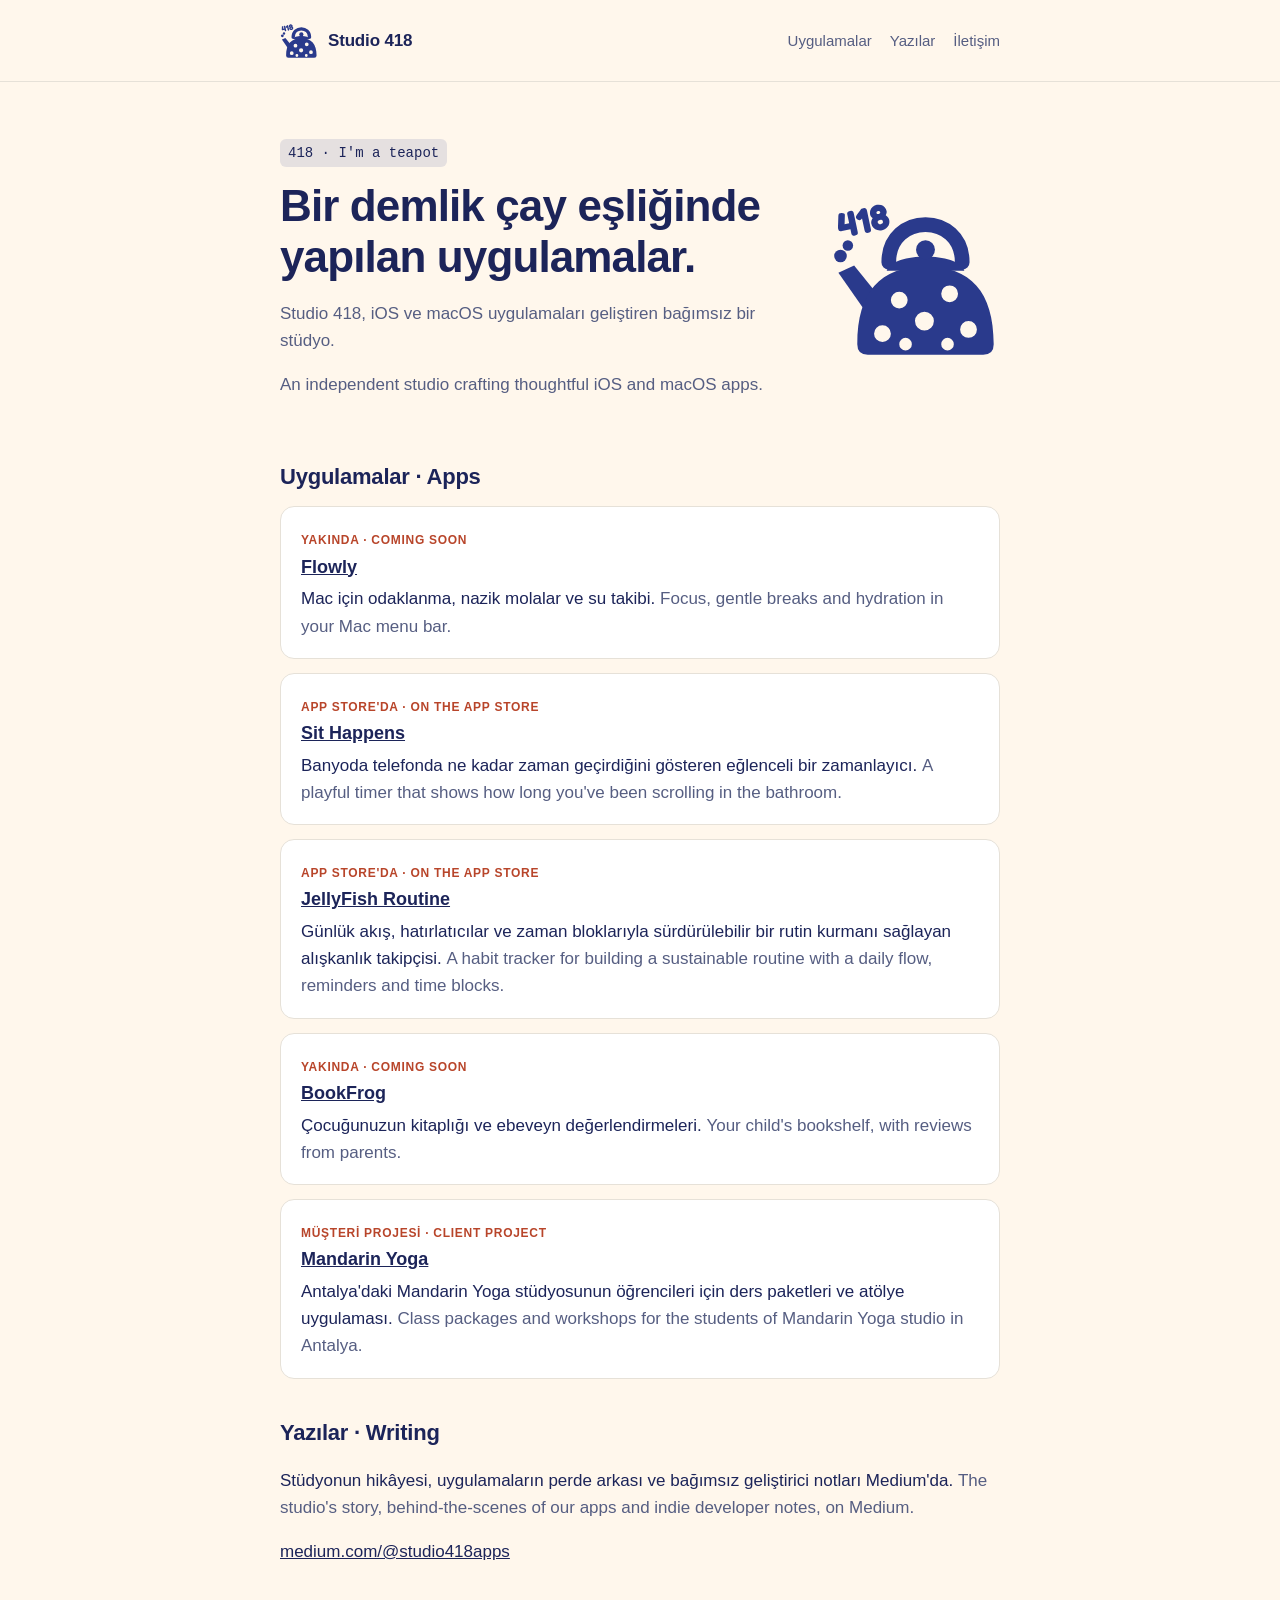
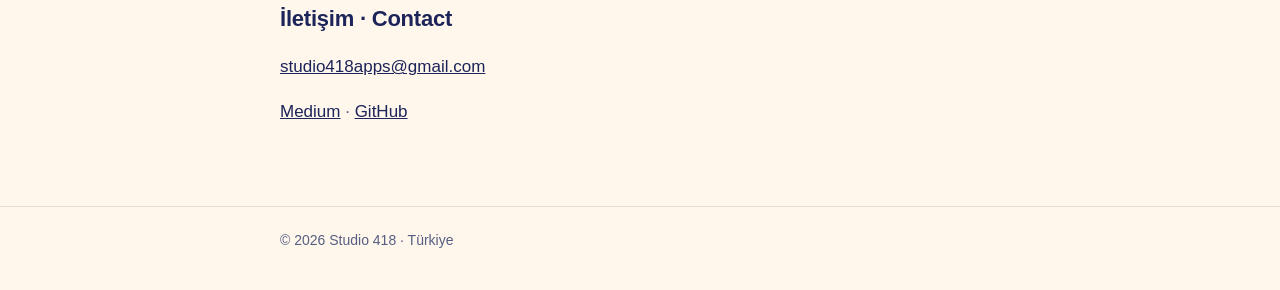
<file: index.html>
<!doctype html>
<html lang="tr">
<head>
  <meta charset="utf-8">
  <meta name="viewport" content="width=device-width, initial-scale=1">
  <title>Studio 418</title>
  <meta name="description" content="Studio 418 — küçük ve özenli uygulamalar. Small, thoughtful apps">
  <link rel="stylesheet" href="/assets/style.css">
  <link rel="icon" href="/assets/favicon.svg" type="image/svg+xml">
</head>
<body>
  <header class="site">
    <div class="wrap">
      <a class="brand" href="/">
        <svg viewBox="0 0 162 156" aria-hidden="true"><use href="/assets/teapot.svg#teapot"/></svg>
        Studio 418
      </a>
      <nav>
        <a href="#apps">Uygulamalar</a>
        <a href="https://medium.com/@studio418apps">Yazılar</a>
        <a href="#contact">İletişim</a>
      </nav>
    </div>
  </header>

  <main>
    <div class="wrap">
      <div class="hero">
        <div>
          <span class="code">418 · I'm a teapot</span>
          <h1>Bir demlik çay eşliğinde yapılan uygulamalar.</h1>
          <p class="muted">Studio 418, iOS ve macOS uygulamaları geliştiren bağımsız bir stüdyo.</p>
          <p class="muted" lang="en">An independent studio crafting thoughtful iOS and macOS apps.</p>
        </div>
        <svg viewBox="0 0 162 156" role="img" aria-label="Çaydanlık / Teapot"><use href="/assets/teapot.svg#teapot"/></svg>
      </div>

      <h2 id="apps">Uygulamalar · Apps</h2>
      <div class="cards">
        <div class="card">
          <span class="tag">Yakında · <span lang="en">Coming soon</span></span>
          <h3><a href="/flowly/tr/">Flowly</a></h3>
          <p>Mac için odaklanma, nazik molalar ve su takibi. <span class="muted" lang="en">Focus, gentle breaks and hydration in your Mac menu bar.</span></p>
        </div>
        <div class="card">
          <span class="tag">App Store'da · <span lang="en">On the App Store</span></span>
          <h3><a href="/sit-happens/">Sit Happens</a></h3>
          <p>Banyoda telefonda ne kadar zaman geçirdiğini gösteren eğlenceli bir zamanlayıcı. <span class="muted" lang="en">A playful timer that shows how long you've been scrolling in the bathroom.</span></p>
        </div>
        <div class="card">
          <span class="tag">App Store'da · <span lang="en">On the App Store</span></span>
          <h3><a href="/jellyfish-routine/">JellyFish Routine</a></h3>
          <p>Günlük akış, hatırlatıcılar ve zaman bloklarıyla sürdürülebilir bir rutin kurmanı sağlayan alışkanlık takipçisi. <span class="muted" lang="en">A habit tracker for building a sustainable routine with a daily flow, reminders and time blocks.</span></p>
        </div>
        <div class="card">
          <span class="tag">Yakında · <span lang="en">Coming soon</span></span>
          <h3><a href="/bookfrog/">BookFrog</a></h3>
          <p>Çocuğunuzun kitaplığı ve ebeveyn değerlendirmeleri. <span class="muted" lang="en">Your child's bookshelf, with reviews from parents.</span></p>
        </div>
        <div class="card">
          <span class="tag">Müşteri projesi · <span lang="en">Client project</span></span>
          <h3><a href="/mandarin-yoga/">Mandarin Yoga</a></h3>
          <p>Antalya'daki Mandarin Yoga stüdyosunun öğrencileri için ders paketleri ve atölye uygulaması. <span class="muted" lang="en">Class packages and workshops for the students of Mandarin Yoga studio in Antalya.</span></p>
        </div>
      </div>

      <h2 id="writing">Yazılar · <span lang="en">Writing</span></h2>
      <p>Stüdyonun hikâyesi, uygulamaların perde arkası ve bağımsız geliştirici notları Medium'da. <span class="muted" lang="en">The studio's story, behind-the-scenes of our apps and indie developer notes, on Medium.</span></p>
      <p><a href="https://medium.com/@studio418apps">medium.com/@studio418apps</a></p>

      <h2 id="contact">İletişim · Contact</h2>
      <p><a href="mailto:studio418apps@gmail.com">studio418apps@gmail.com</a></p>
      <p class="muted"><a href="https://medium.com/@studio418apps">Medium</a> · <a href="https://github.com/studio418apps">GitHub</a></p>
    </div>
  </main>

  <footer class="site">
    <div class="wrap">© 2026 Studio 418 · Türkiye</div>
  </footer>
</body>
</html>
</file>
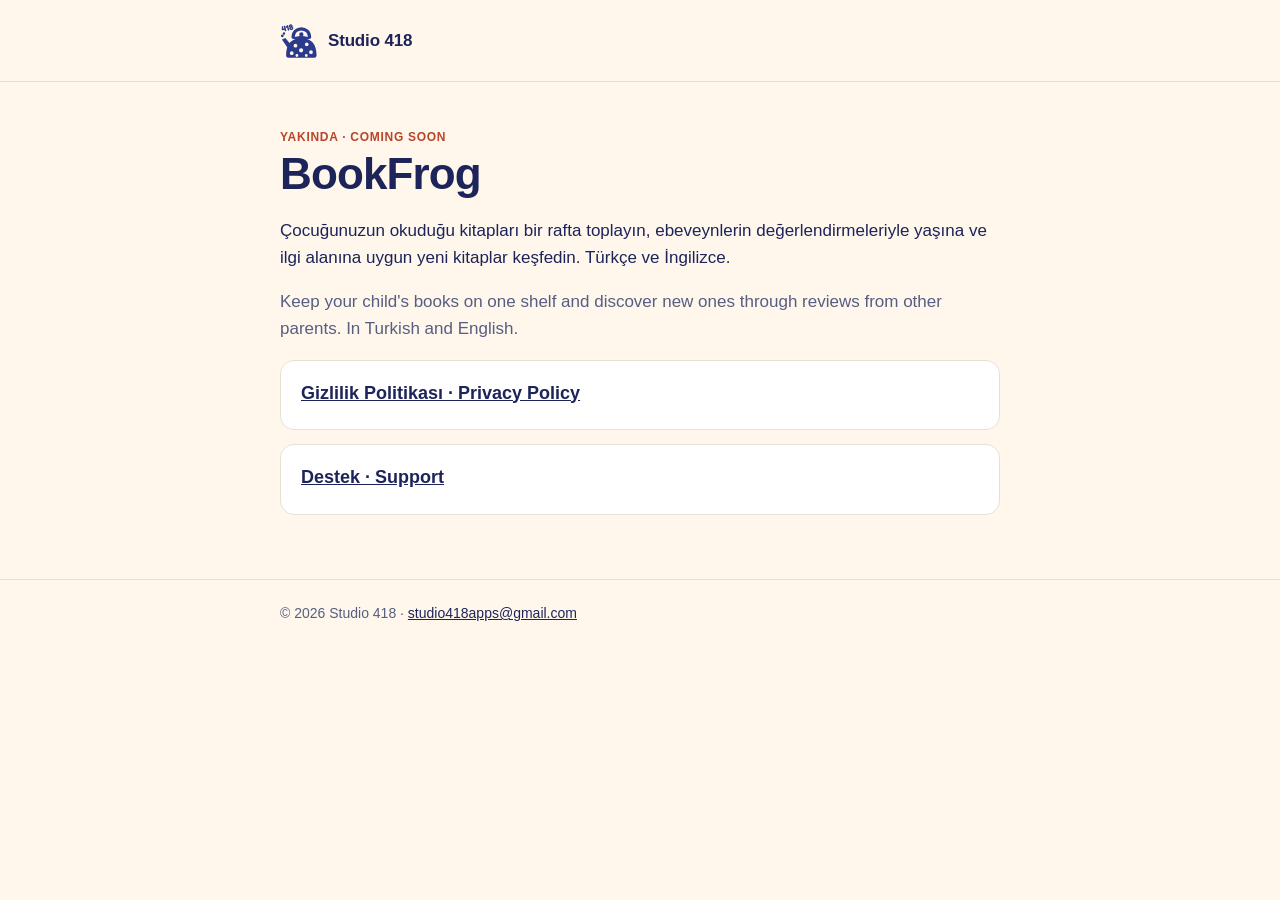
<file: bookfrog/index.html>
<!doctype html>
<html lang="tr">
<head>
  <meta charset="utf-8">
  <meta name="viewport" content="width=device-width, initial-scale=1">
  <title>BookFrog</title>
  <meta name="description" content="BookFrog — çocuğunuzun kitaplığı ve ebeveyn değerlendirmeleri. Your child's bookshelf, with reviews from parents.">
  <link rel="stylesheet" href="/assets/style.css">
  <link rel="icon" href="/assets/favicon.svg" type="image/svg+xml">
</head>
<body>
  <header class="site">
    <div class="wrap">
      <a class="brand" href="/">
        <svg viewBox="0 0 162 156" aria-hidden="true"><use href="/assets/teapot.svg#teapot"/></svg>
        Studio 418
      </a>
    </div>
  </header>

  <main>
    <div class="wrap">
      <span class="tag">Yakında · <span lang="en">Coming soon</span></span>
      <h1>BookFrog</h1>
      <p>Çocuğunuzun okuduğu kitapları bir rafta toplayın, ebeveynlerin değerlendirmeleriyle yaşına ve ilgi alanına uygun yeni kitaplar keşfedin. Türkçe ve İngilizce.</p>
      <p class="muted" lang="en">Keep your child's books on one shelf and discover new ones through reviews from other parents. In Turkish and English.</p>
      <div class="cards">
        <div class="card"><h3><a href="/bookfrog/privacy.html">Gizlilik Politikası · Privacy Policy</a></h3></div>
        <div class="card"><h3><a href="/bookfrog/support.html">Destek · Support</a></h3></div>
      </div>
    </div>
  </main>

  <footer class="site">
    <div class="wrap">© 2026 Studio 418 · <a href="mailto:studio418apps@gmail.com">studio418apps@gmail.com</a></div>
  </footer>
</body>
</html>
</file>
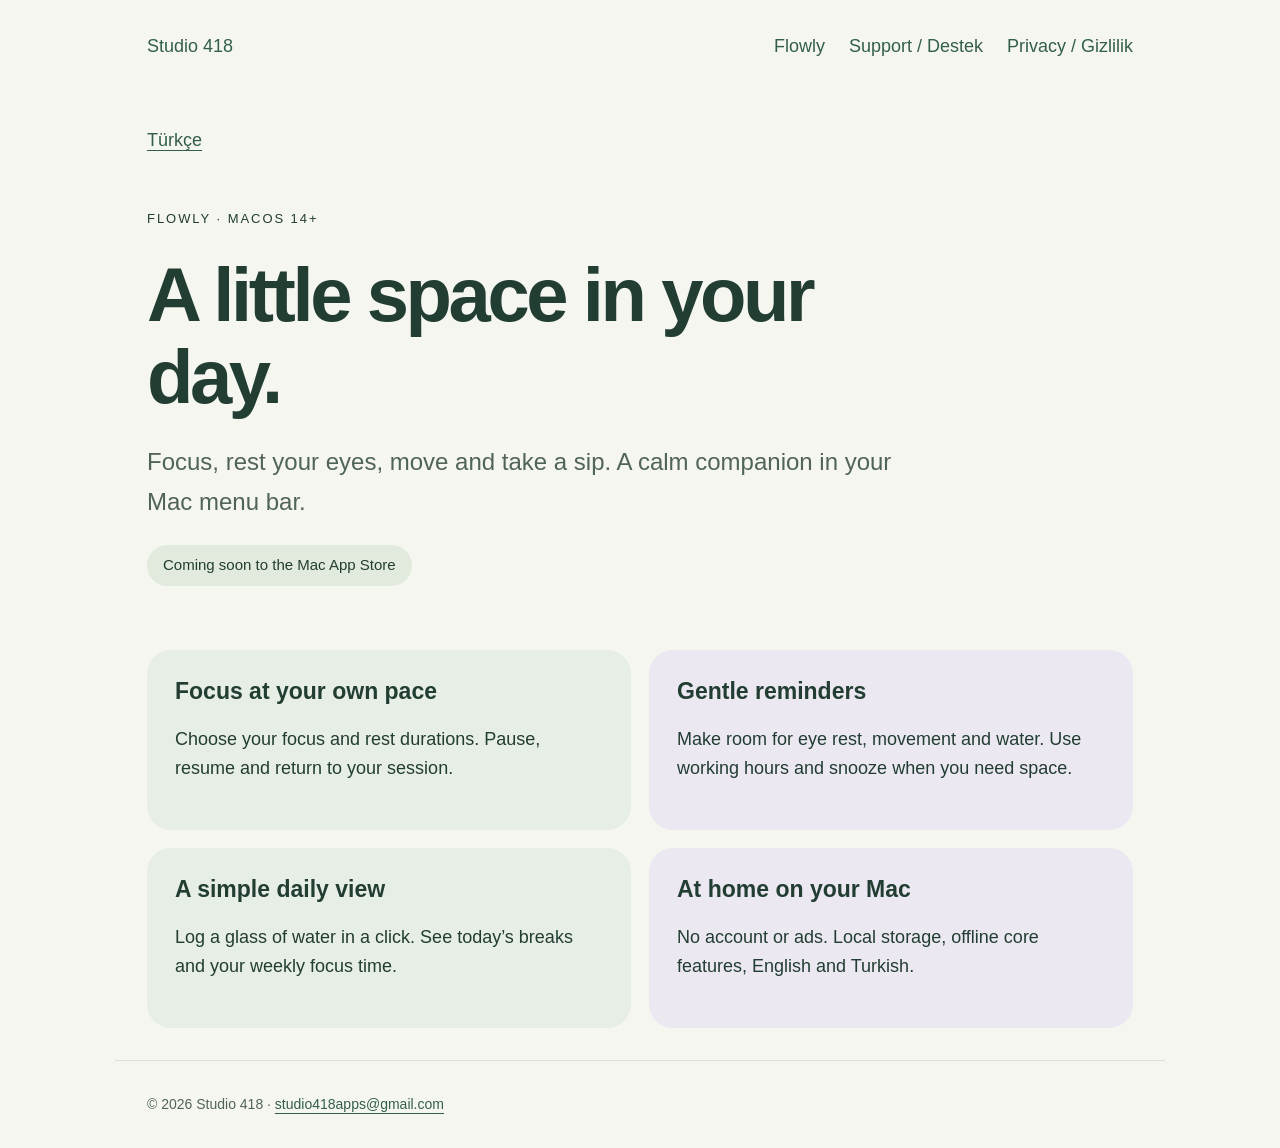
<file: flowly/index.html>
<!doctype html><html lang="en"><head><meta charset="utf-8"><meta name="viewport" content="width=device-width,initial-scale=1"><title>Flowly · Studio 418</title><meta name="description" content="Flowly — a calm native Mac companion for focus and gentle breaks."><link rel="stylesheet" href="/flowly/style.css"></head><body><header><a href="/">Studio 418</a><nav aria-label="Main"><a href="/flowly/">Flowly</a><a href="/flowly/support.html">Support / Destek</a><a href="/flowly/privacy.html">Privacy / Gizlilik</a></nav></header><main><a href="https://studio418apps.github.io/flowly/tr/" lang="tr">Türkçe</a><section class="hero"><p class="eyebrow">FLOWLY · macOS 14+</p><h1>A little space in your day.</h1><p class="lede">Focus, rest your eyes, move and take a sip. A calm companion in your Mac menu bar.</p><span class="pill">Coming soon to the Mac App Store</span></section><section class="grid"><article class="card"><h2>Focus at your own pace</h2><p>Choose your focus and rest durations. Pause, resume and return to your session.</p></article><article class="card"><h2>Gentle reminders</h2><p>Make room for eye rest, movement and water. Use working hours and snooze when you need space.</p></article><article class="card"><h2>A simple daily view</h2><p>Log a glass of water in a click. See today’s breaks and your weekly focus time.</p></article><article class="card"><h2>At home on your Mac</h2><p>No account or ads. Local storage, offline core features, English and Turkish.</p></article></section></main><footer>© 2026 Studio 418 · <a href="mailto:studio418apps@gmail.com">studio418apps@gmail.com</a></footer></body></html>
</file>
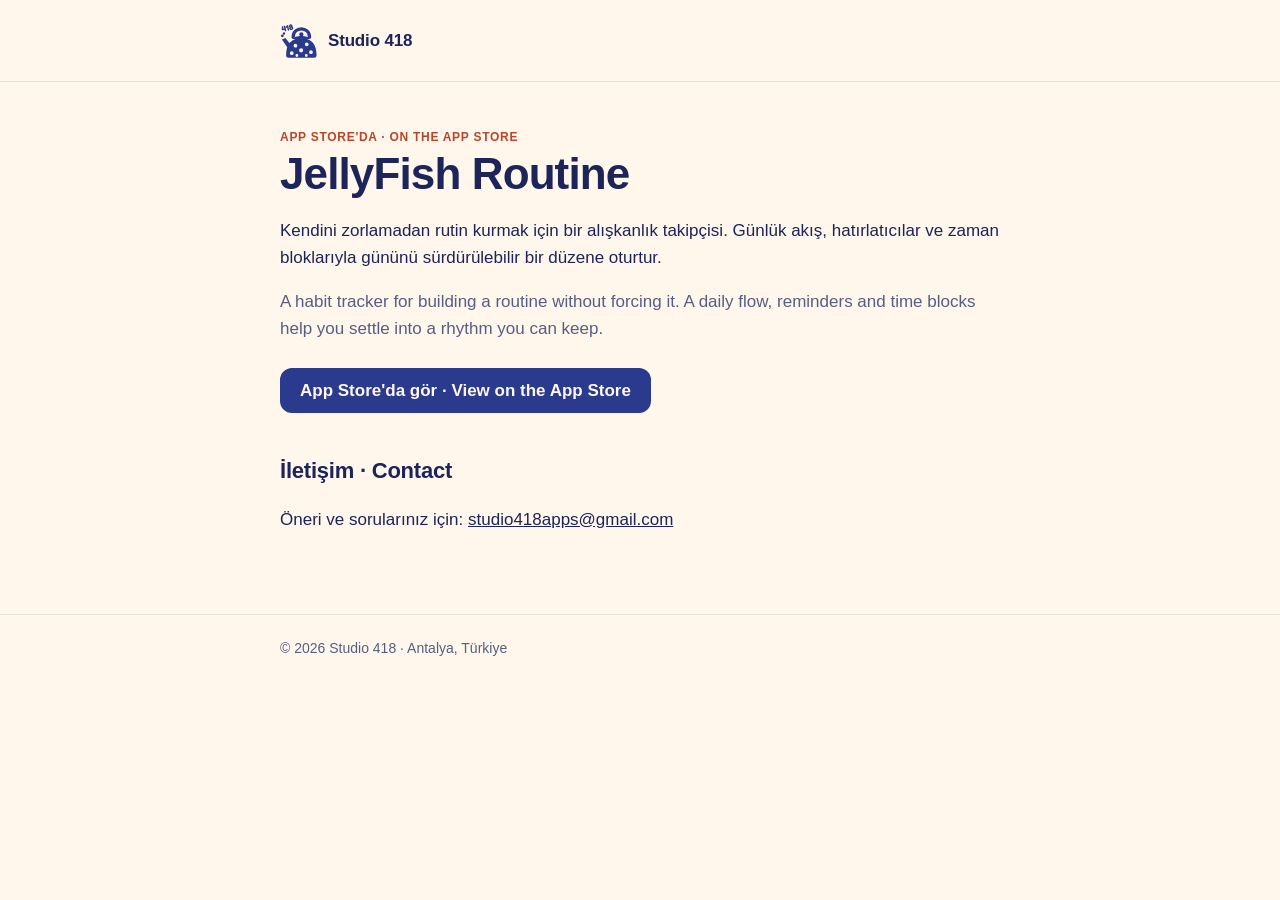
<file: jellyfish-routine/index.html>
<!doctype html>
<html lang="tr">
<head>
  <meta charset="utf-8">
  <meta name="viewport" content="width=device-width, initial-scale=1">
  <title>JellyFish Routine</title>
  <meta name="description" content="JellyFish Routine — günlük akış, hatırlatıcılar ve zaman bloklarıyla sürdürülebilir bir rutin. A habit tracker for a sustainable routine.">
  <link rel="stylesheet" href="/assets/style.css">
  <link rel="icon" href="/assets/favicon.svg" type="image/svg+xml">
</head>
<body>
  <header class="site">
    <div class="wrap">
      <a class="brand" href="/">
        <svg viewBox="0 0 162 156" aria-hidden="true"><use href="/assets/teapot.svg#teapot"/></svg>
        Studio 418
      </a>
    </div>
  </header>

  <main>
    <div class="wrap">
      <span class="tag">App Store'da · <span lang="en">On the App Store</span></span>
      <h1>JellyFish Routine</h1>
      <p>Kendini zorlamadan rutin kurmak için bir alışkanlık takipçisi. Günlük akış, hatırlatıcılar ve zaman bloklarıyla gününü sürdürülebilir bir düzene oturtur.</p>
      <p class="muted" lang="en">A habit tracker for building a routine without forcing it. A daily flow, reminders and time blocks help you settle into a rhythm you can keep.</p>
      <a class="btn" href="https://apps.apple.com/tr/app/jellyfish-routine/id6776623835">App Store'da gör · <span lang="en">View on the App Store</span></a>

      <h2>İletişim · <span lang="en">Contact</span></h2>
      <p>Öneri ve sorularınız için: <a href="mailto:studio418apps@gmail.com?subject=Jellyfish%20Routine">studio418apps@gmail.com</a></p>
    </div>
  </main>

  <footer class="site">
    <div class="wrap">© 2026 Studio 418 · Antalya, Türkiye</div>
  </footer>
</body>
</html>
</file>
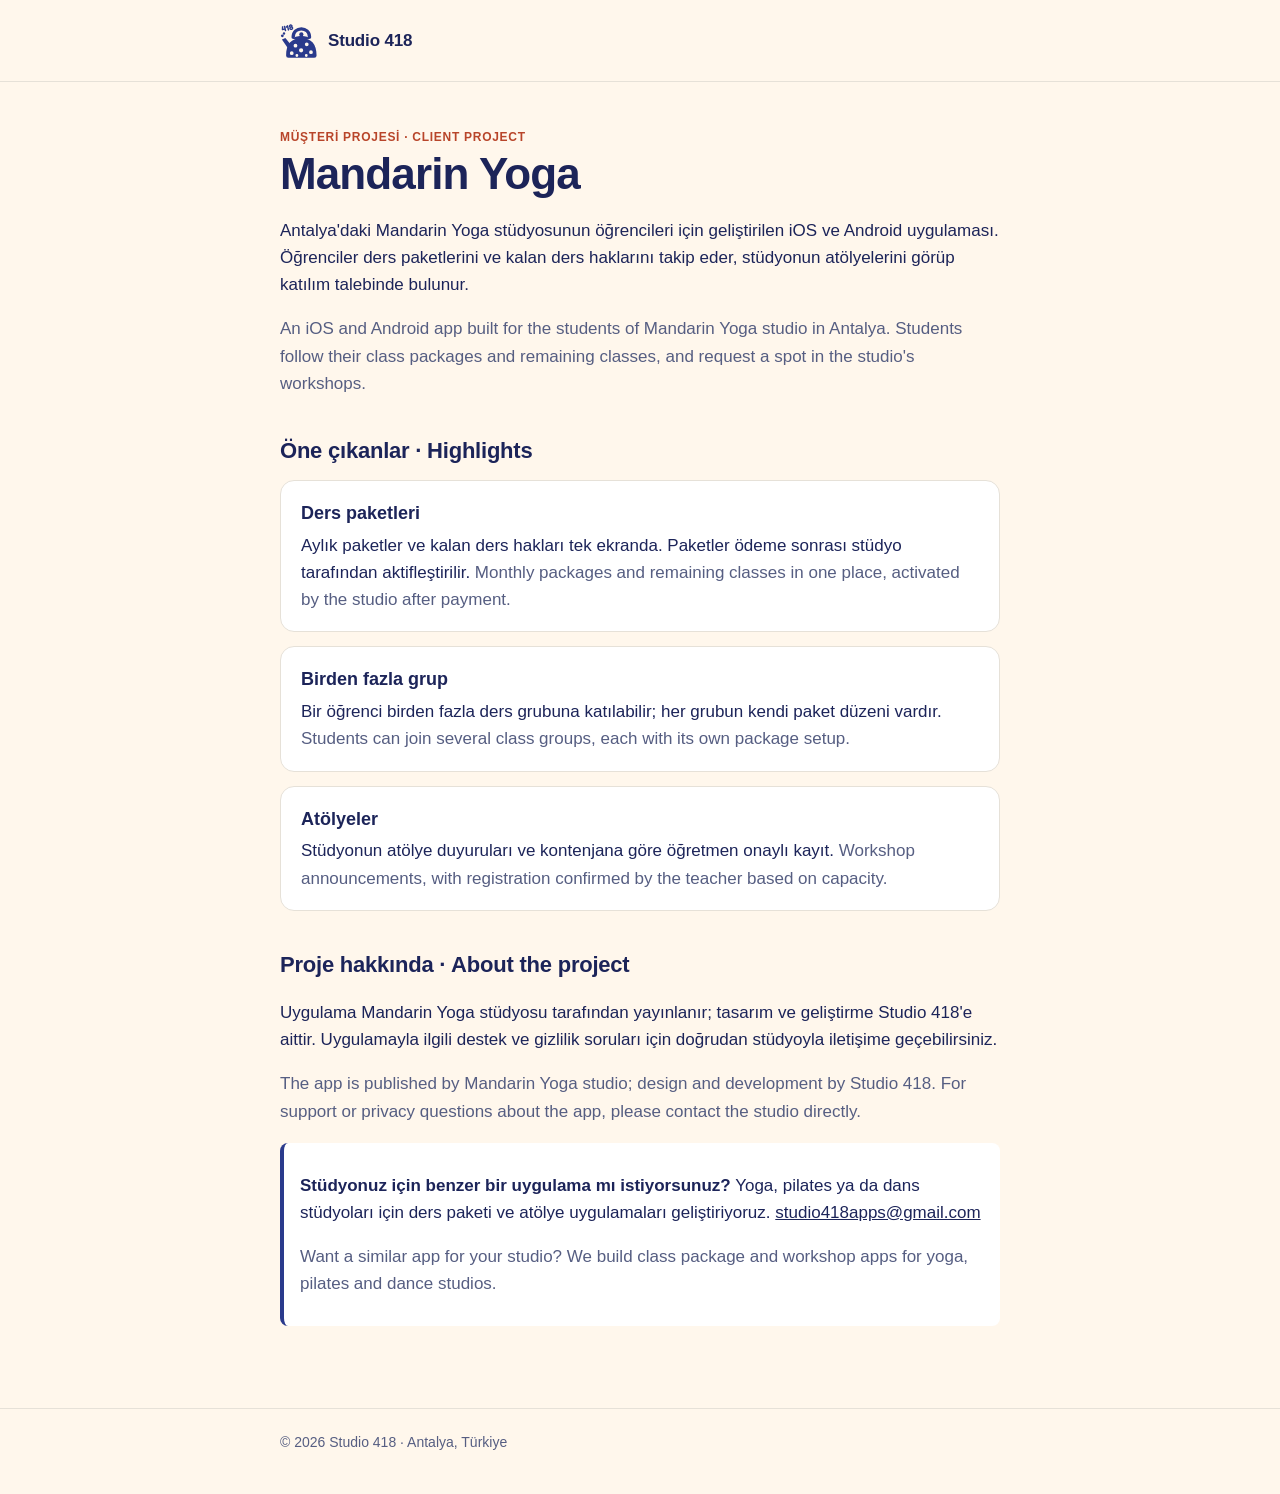
<file: mandarin-yoga/index.html>
<!doctype html>
<html lang="tr">
<head>
  <meta charset="utf-8">
  <meta name="viewport" content="width=device-width, initial-scale=1">
  <title>Mandarin Yoga</title>
  <meta name="description" content="Mandarin Yoga — Antalya'daki Mandarin Yoga stüdyosunun öğrencileri için ders paketleri ve atölye uygulaması. Class packages and workshops for Mandarin Yoga students.">
  <link rel="stylesheet" href="/assets/style.css">
  <link rel="icon" href="/assets/favicon.svg" type="image/svg+xml">
</head>
<body>
  <header class="site">
    <div class="wrap">
      <a class="brand" href="/">
        <svg viewBox="0 0 162 156" aria-hidden="true"><use href="/assets/teapot.svg#teapot"/></svg>
        Studio 418
      </a>
    </div>
  </header>

  <main>
    <div class="wrap">
      <span class="tag">Müşteri projesi · <span lang="en">Client project</span></span>
      <h1>Mandarin Yoga</h1>
      <p>Antalya'daki Mandarin Yoga stüdyosunun öğrencileri için geliştirilen iOS ve Android uygulaması. Öğrenciler ders paketlerini ve kalan ders haklarını takip eder, stüdyonun atölyelerini görüp katılım talebinde bulunur.</p>
      <p class="muted" lang="en">An iOS and Android app built for the students of Mandarin Yoga studio in Antalya. Students follow their class packages and remaining classes, and request a spot in the studio's workshops.</p>

      <h2>Öne çıkanlar · <span lang="en">Highlights</span></h2>
      <div class="cards">
        <div class="card">
          <h3>Ders paketleri</h3>
          <p>Aylık paketler ve kalan ders hakları tek ekranda. Paketler ödeme sonrası stüdyo tarafından aktifleştirilir. <span class="muted" lang="en">Monthly packages and remaining classes in one place, activated by the studio after payment.</span></p>
        </div>
        <div class="card">
          <h3>Birden fazla grup</h3>
          <p>Bir öğrenci birden fazla ders grubuna katılabilir; her grubun kendi paket düzeni vardır. <span class="muted" lang="en">Students can join several class groups, each with its own package setup.</span></p>
        </div>
        <div class="card">
          <h3>Atölyeler</h3>
          <p>Stüdyonun atölye duyuruları ve kontenjana göre öğretmen onaylı kayıt. <span class="muted" lang="en">Workshop announcements, with registration confirmed by the teacher based on capacity.</span></p>
        </div>
      </div>

      <h2>Proje hakkında · <span lang="en">About the project</span></h2>
      <p>Uygulama Mandarin Yoga stüdyosu tarafından yayınlanır; tasarım ve geliştirme Studio 418'e aittir. Uygulamayla ilgili destek ve gizlilik soruları için doğrudan stüdyoyla iletişime geçebilirsiniz.</p>
      <p class="muted" lang="en">The app is published by Mandarin Yoga studio; design and development by Studio 418. For support or privacy questions about the app, please contact the studio directly.</p>

      <div class="note">
        <p><strong>Stüdyonuz için benzer bir uygulama mı istiyorsunuz?</strong> Yoga, pilates ya da dans stüdyoları için ders paketi ve atölye uygulamaları geliştiriyoruz. <a href="mailto:studio418apps@gmail.com?subject=St%C3%BCdyo%20uygulamas%C4%B1">studio418apps@gmail.com</a></p>
        <p class="muted" lang="en">Want a similar app for your studio? We build class package and workshop apps for yoga, pilates and dance studios.</p>
      </div>
    </div>
  </main>

  <footer class="site">
    <div class="wrap">© 2026 Studio 418 · Antalya, Türkiye</div>
  </footer>
</body>
</html>
</file>
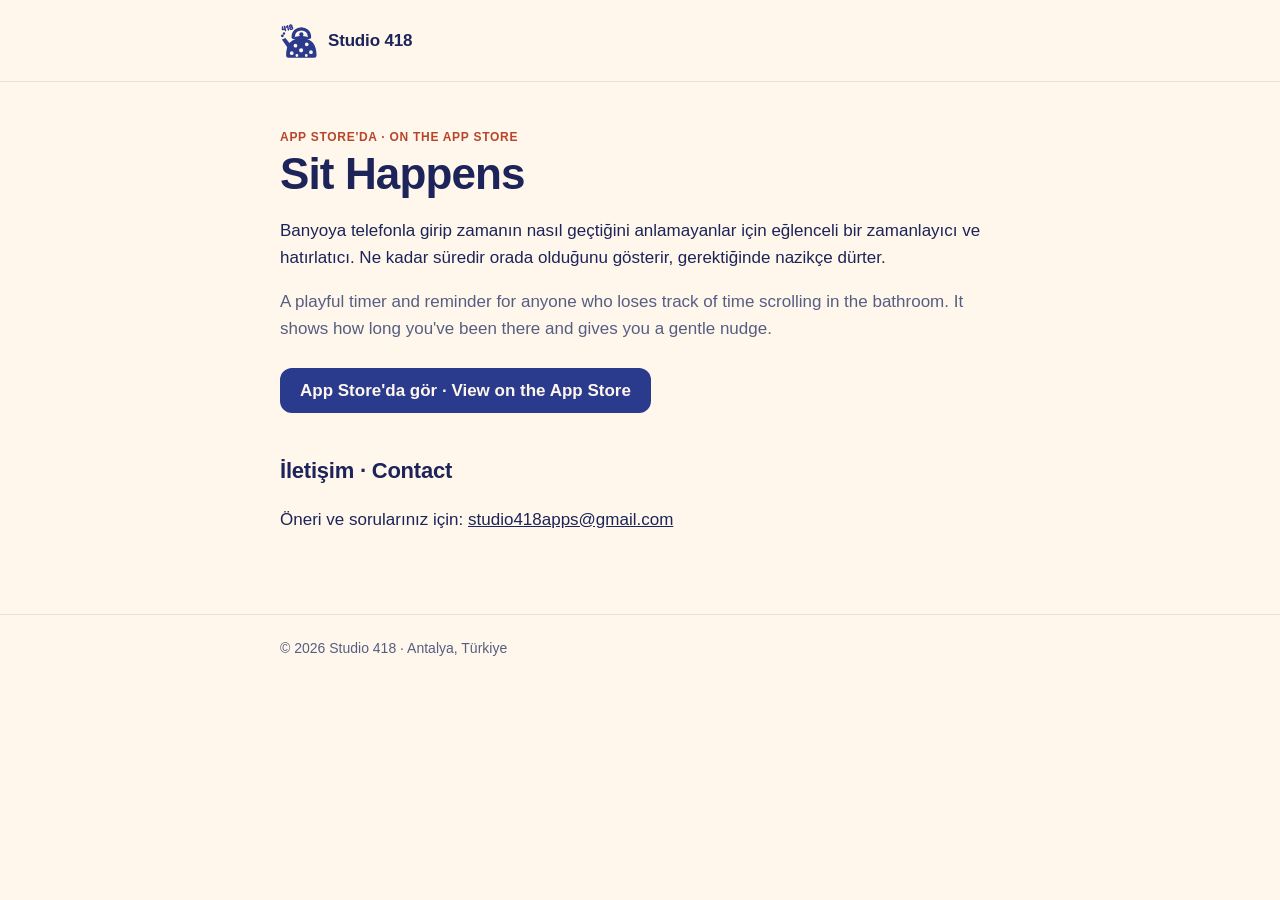
<file: sit-happens/index.html>
<!doctype html>
<html lang="tr">
<head>
  <meta charset="utf-8">
  <meta name="viewport" content="width=device-width, initial-scale=1">
  <title>Sit Happens</title>
  <meta name="description" content="Sit Happens — banyoda telefonda ne kadar zaman geçirdiğini gösteren eğlenceli bir zamanlayıcı. A playful bathroom timer.">
  <link rel="stylesheet" href="/assets/style.css">
  <link rel="icon" href="/assets/favicon.svg" type="image/svg+xml">
</head>
<body>
  <header class="site">
    <div class="wrap">
      <a class="brand" href="/">
        <svg viewBox="0 0 162 156" aria-hidden="true"><use href="/assets/teapot.svg#teapot"/></svg>
        Studio 418
      </a>
    </div>
  </header>

  <main>
    <div class="wrap">
      <span class="tag">App Store'da · <span lang="en">On the App Store</span></span>
      <h1>Sit Happens</h1>
      <p>Banyoya telefonla girip zamanın nasıl geçtiğini anlamayanlar için eğlenceli bir zamanlayıcı ve hatırlatıcı. Ne kadar süredir orada olduğunu gösterir, gerektiğinde nazikçe dürter.</p>
      <p class="muted" lang="en">A playful timer and reminder for anyone who loses track of time scrolling in the bathroom. It shows how long you've been there and gives you a gentle nudge.</p>
      <a class="btn" href="https://apps.apple.com/tr/app/sit-happens/id6794938801">App Store'da gör · <span lang="en">View on the App Store</span></a>

      <h2>İletişim · <span lang="en">Contact</span></h2>
      <p>Öneri ve sorularınız için: <a href="mailto:studio418apps@gmail.com?subject=Sit%20Happens">studio418apps@gmail.com</a></p>
    </div>
  </main>

  <footer class="site">
    <div class="wrap">© 2026 Studio 418 · Antalya, Türkiye</div>
  </footer>
</body>
</html>
</file>
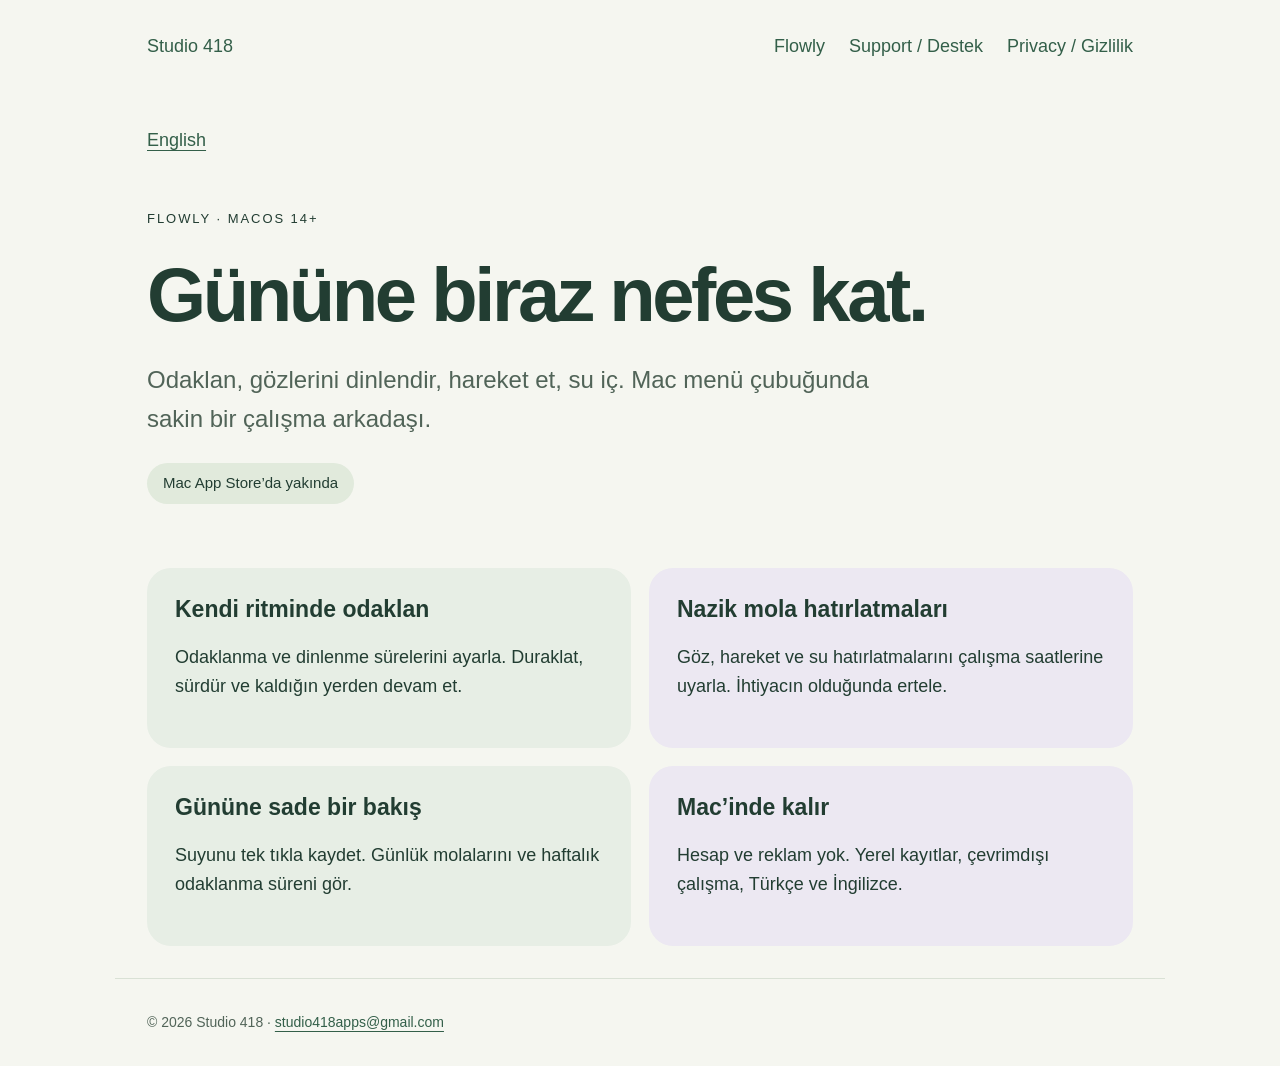
<file: flowly/tr/index.html>
<!doctype html><html lang="tr"><head><meta charset="utf-8"><meta name="viewport" content="width=device-width,initial-scale=1"><title>Flowly · Studio 418</title><meta name="description" content="Flowly — a calm native Mac companion for focus and gentle breaks."><link rel="stylesheet" href="/flowly/style.css"></head><body><header><a href="/">Studio 418</a><nav aria-label="Main"><a href="/flowly/">Flowly</a><a href="/flowly/support.html">Support / Destek</a><a href="/flowly/privacy.html">Privacy / Gizlilik</a></nav></header><main><a href="https://studio418apps.github.io/flowly/" lang="en">English</a><section class="hero"><p class="eyebrow">FLOWLY · macOS 14+</p><h1>Gününe biraz nefes kat.</h1><p class="lede">Odaklan, gözlerini dinlendir, hareket et, su iç. Mac menü çubuğunda sakin bir çalışma arkadaşı.</p><span class="pill">Mac App Store’da yakında</span></section><section class="grid"><article class="card"><h2>Kendi ritminde odaklan</h2><p>Odaklanma ve dinlenme sürelerini ayarla. Duraklat, sürdür ve kaldığın yerden devam et.</p></article><article class="card"><h2>Nazik mola hatırlatmaları</h2><p>Göz, hareket ve su hatırlatmalarını çalışma saatlerine uyarla. İhtiyacın olduğunda ertele.</p></article><article class="card"><h2>Gününe sade bir bakış</h2><p>Suyunu tek tıkla kaydet. Günlük molalarını ve haftalık odaklanma süreni gör.</p></article><article class="card"><h2>Mac’inde kalır</h2><p>Hesap ve reklam yok. Yerel kayıtlar, çevrimdışı çalışma, Türkçe ve İngilizce.</p></article></section></main><footer>© 2026 Studio 418 · <a href="mailto:studio418apps@gmail.com">studio418apps@gmail.com</a></footer></body></html>
</file>
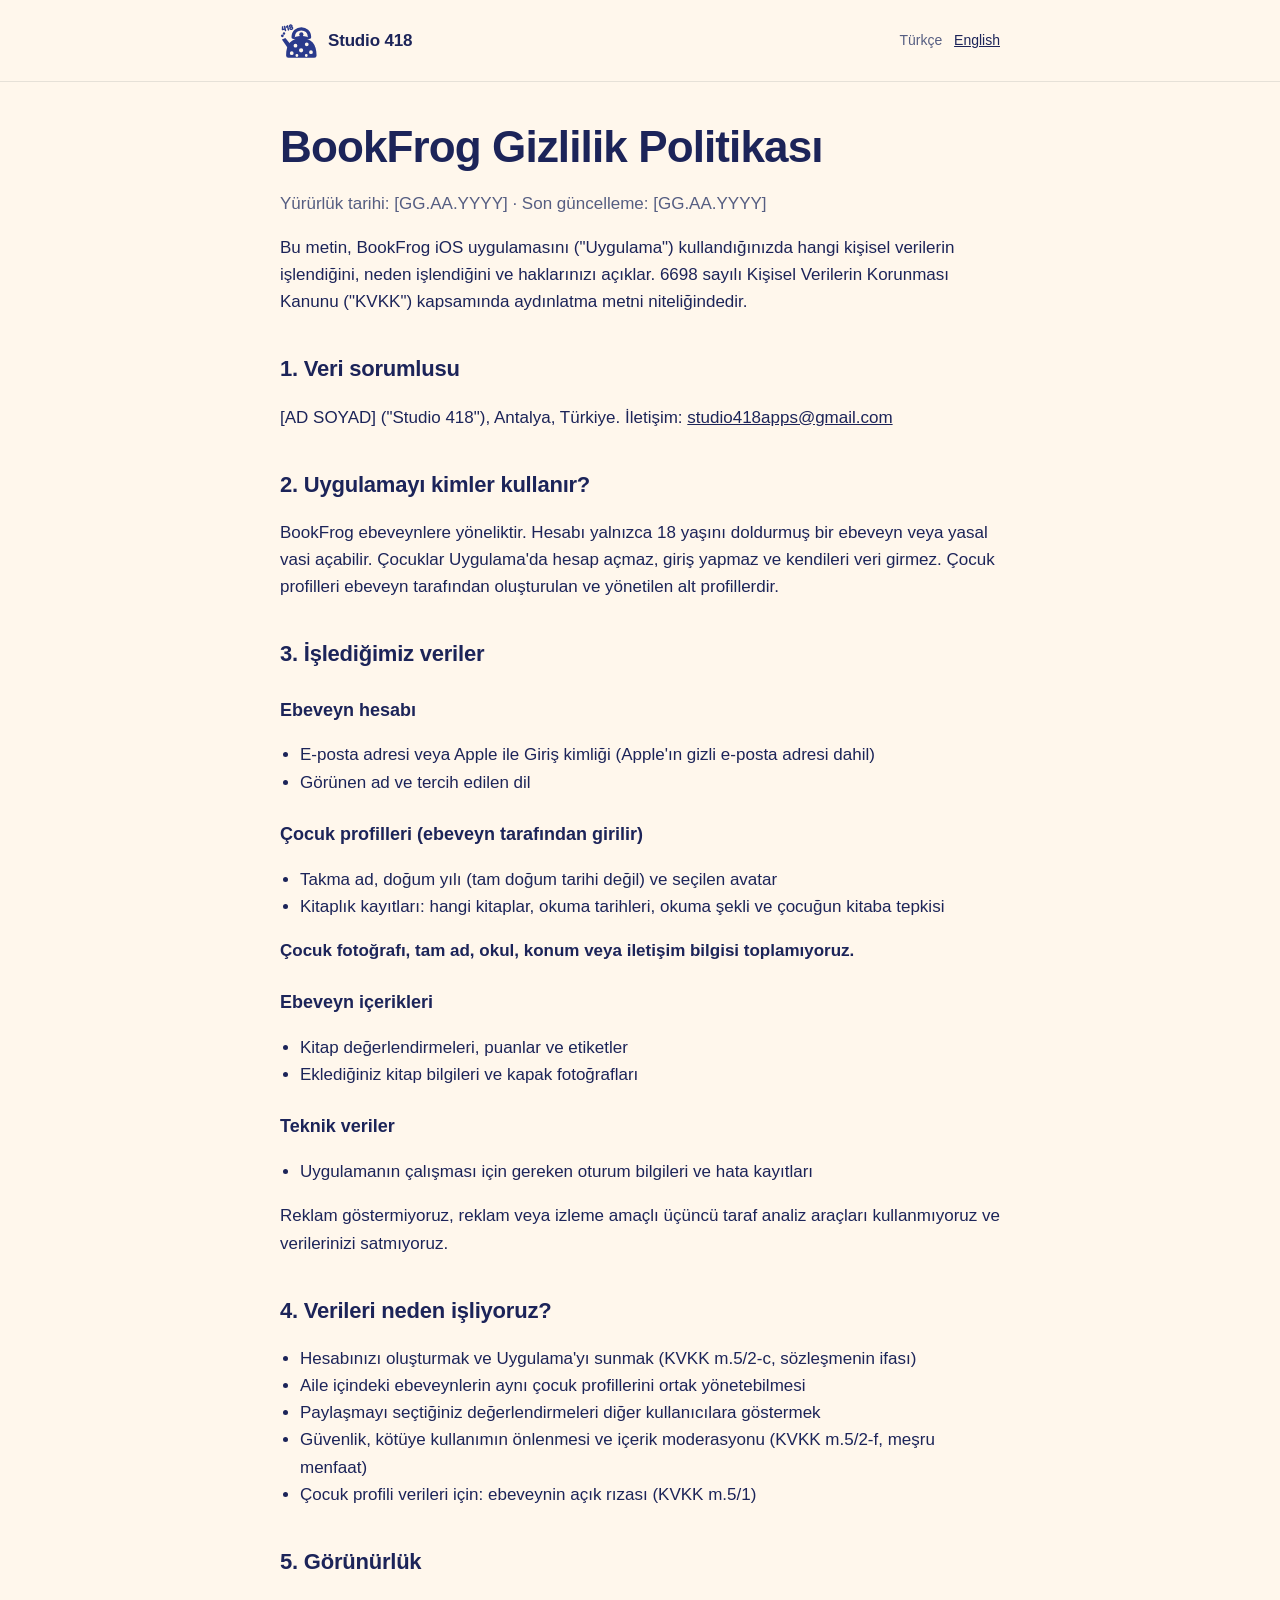
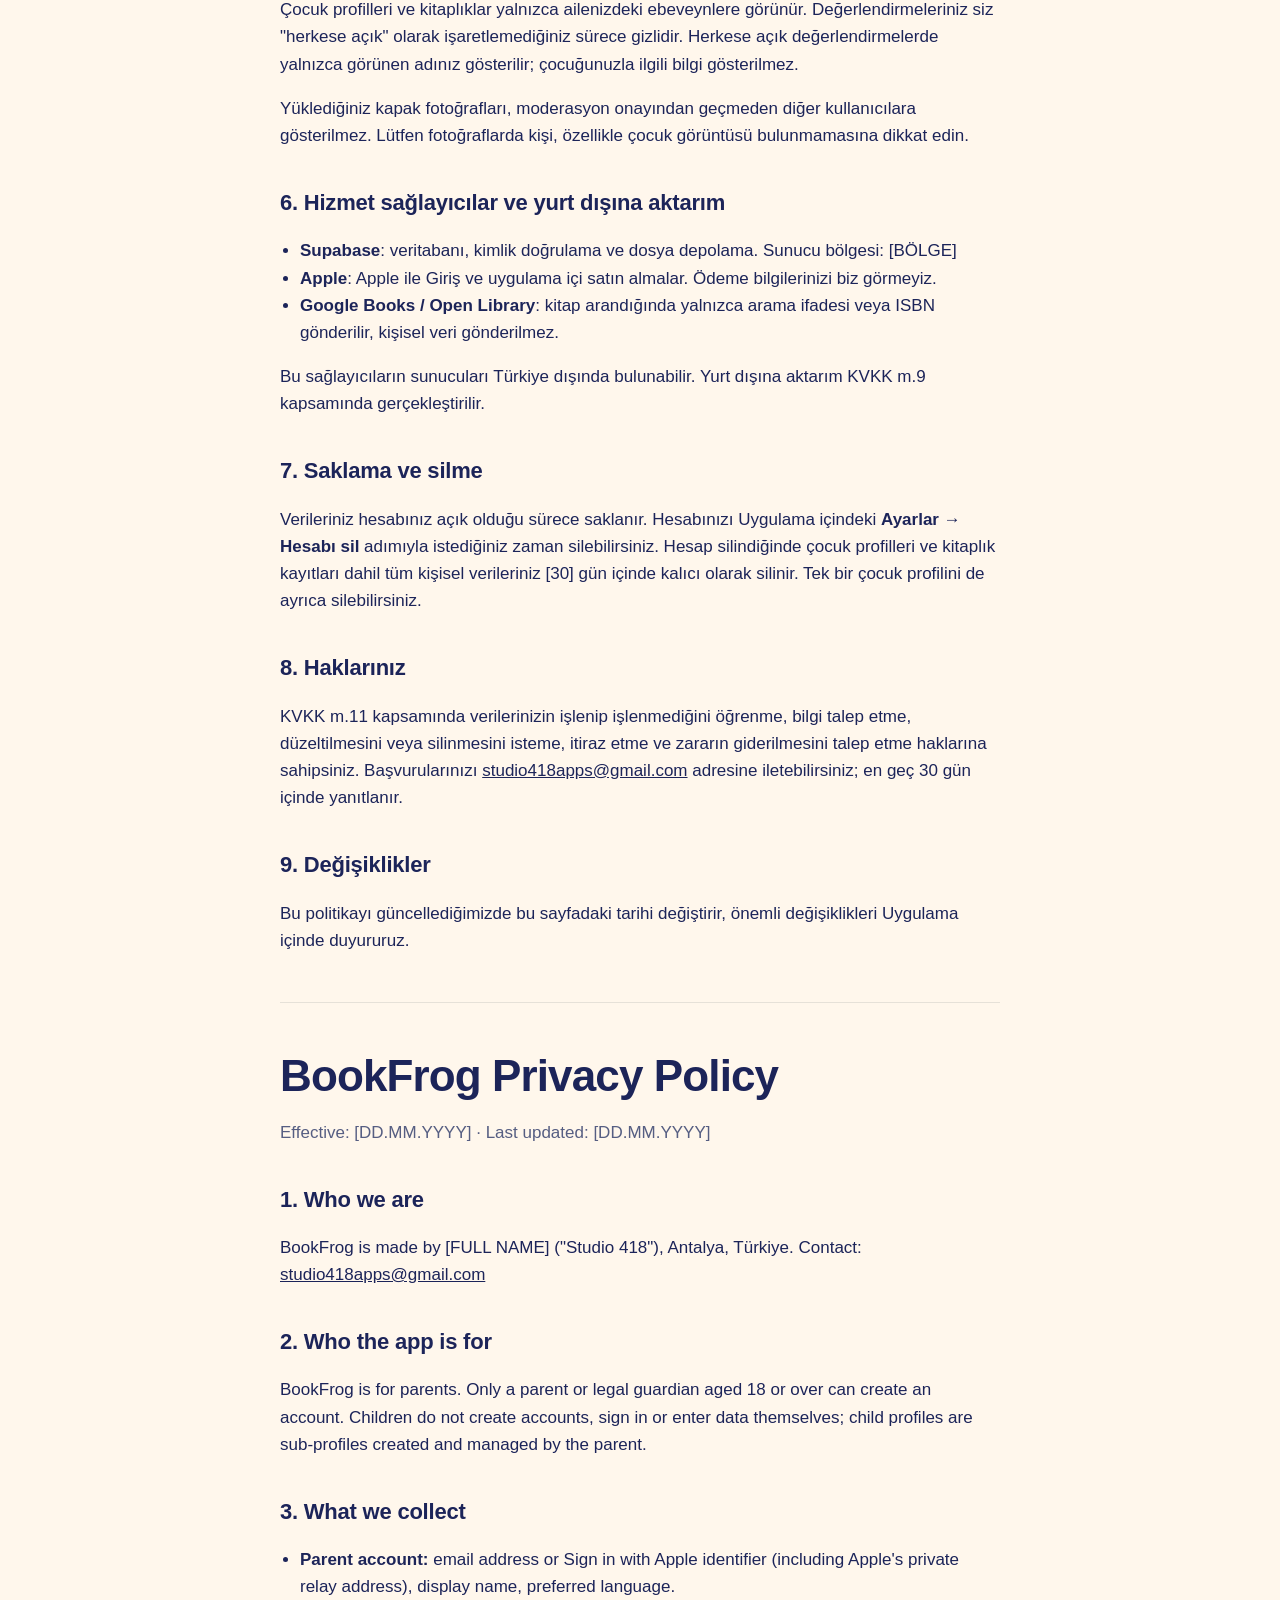
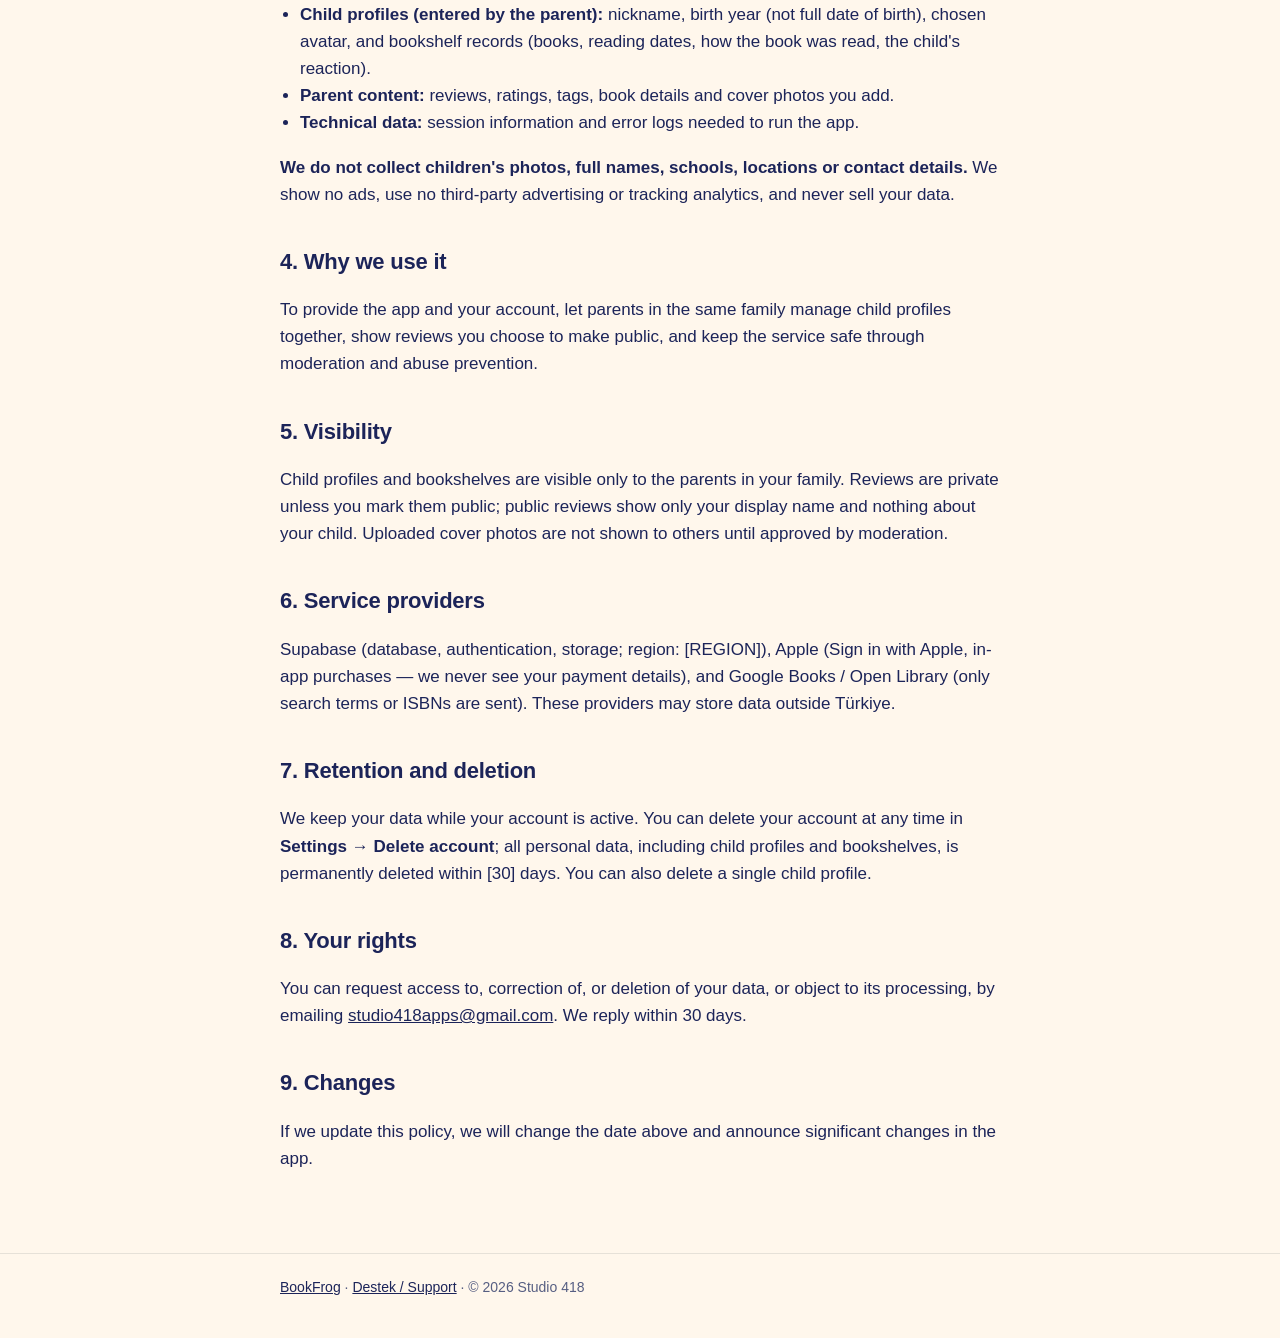
<file: bookfrog/privacy.html>
<!doctype html>
<html lang="tr">
<head>
  <meta charset="utf-8">
  <meta name="viewport" content="width=device-width, initial-scale=1">
  <title>BookFrog Gizlilik Politikası</title>
  <meta name="description" content="BookFrog gizlilik politikası ve KVKK aydınlatma metni. BookFrog privacy policy.">
  <link rel="stylesheet" href="/assets/style.css">
  <link rel="icon" href="/assets/favicon.svg" type="image/svg+xml">
</head>
<body>
  <header class="site">
    <div class="wrap">
      <a class="brand" href="/">
        <svg viewBox="0 0 162 156" aria-hidden="true"><use href="/assets/teapot.svg#teapot"/></svg>
        Studio 418
      </a>
      <span class="lang-switch">Türkçe <a href="#en">English</a></span>
    </div>
  </header>

  <main class="doc">
    <div class="wrap">
      <h1>BookFrog Gizlilik Politikası</h1>
      <p class="muted">Yürürlük tarihi: [GG.AA.YYYY] · Son güncelleme: [GG.AA.YYYY]</p>

      <p>Bu metin, BookFrog iOS uygulamasını ("Uygulama") kullandığınızda hangi kişisel verilerin işlendiğini, neden işlendiğini ve haklarınızı açıklar. 6698 sayılı Kişisel Verilerin Korunması Kanunu ("KVKK") kapsamında aydınlatma metni niteliğindedir.</p>

      <section>
        <h2>1. Veri sorumlusu</h2>
        <p>[AD SOYAD] ("Studio 418"), Antalya, Türkiye. İletişim: <a href="mailto:studio418apps@gmail.com">studio418apps@gmail.com</a></p>
      </section>

      <section>
        <h2>2. Uygulamayı kimler kullanır?</h2>
        <p>BookFrog ebeveynlere yöneliktir. Hesabı yalnızca 18 yaşını doldurmuş bir ebeveyn veya yasal vasi açabilir. Çocuklar Uygulama'da hesap açmaz, giriş yapmaz ve kendileri veri girmez. Çocuk profilleri ebeveyn tarafından oluşturulan ve yönetilen alt profillerdir.</p>
      </section>

      <section>
        <h2>3. İşlediğimiz veriler</h2>
        <h3>Ebeveyn hesabı</h3>
        <ul>
          <li>E-posta adresi veya Apple ile Giriş kimliği (Apple'ın gizli e-posta adresi dahil)</li>
          <li>Görünen ad ve tercih edilen dil</li>
        </ul>
        <h3>Çocuk profilleri (ebeveyn tarafından girilir)</h3>
        <ul>
          <li>Takma ad, doğum yılı (tam doğum tarihi değil) ve seçilen avatar</li>
          <li>Kitaplık kayıtları: hangi kitaplar, okuma tarihleri, okuma şekli ve çocuğun kitaba tepkisi</li>
        </ul>
        <p><strong>Çocuk fotoğrafı, tam ad, okul, konum veya iletişim bilgisi toplamıyoruz.</strong></p>
        <h3>Ebeveyn içerikleri</h3>
        <ul>
          <li>Kitap değerlendirmeleri, puanlar ve etiketler</li>
          <li>Eklediğiniz kitap bilgileri ve kapak fotoğrafları</li>
        </ul>
        <h3>Teknik veriler</h3>
        <ul>
          <li>Uygulamanın çalışması için gereken oturum bilgileri ve hata kayıtları</li>
        </ul>
        <p>Reklam göstermiyoruz, reklam veya izleme amaçlı üçüncü taraf analiz araçları kullanmıyoruz ve verilerinizi satmıyoruz.</p>
      </section>

      <section>
        <h2>4. Verileri neden işliyoruz?</h2>
        <ul>
          <li>Hesabınızı oluşturmak ve Uygulama'yı sunmak (KVKK m.5/2-c, sözleşmenin ifası)</li>
          <li>Aile içindeki ebeveynlerin aynı çocuk profillerini ortak yönetebilmesi</li>
          <li>Paylaşmayı seçtiğiniz değerlendirmeleri diğer kullanıcılara göstermek</li>
          <li>Güvenlik, kötüye kullanımın önlenmesi ve içerik moderasyonu (KVKK m.5/2-f, meşru menfaat)</li>
          <li>Çocuk profili verileri için: ebeveynin açık rızası (KVKK m.5/1)</li>
        </ul>
      </section>

      <section>
        <h2>5. Görünürlük</h2>
        <p>Çocuk profilleri ve kitaplıklar yalnızca ailenizdeki ebeveynlere görünür. Değerlendirmeleriniz siz "herkese açık" olarak işaretlemediğiniz sürece gizlidir. Herkese açık değerlendirmelerde yalnızca görünen adınız gösterilir; çocuğunuzla ilgili bilgi gösterilmez.</p>
        <p>Yüklediğiniz kapak fotoğrafları, moderasyon onayından geçmeden diğer kullanıcılara gösterilmez. Lütfen fotoğraflarda kişi, özellikle çocuk görüntüsü bulunmamasına dikkat edin.</p>
      </section>

      <section>
        <h2>6. Hizmet sağlayıcılar ve yurt dışına aktarım</h2>
        <ul>
          <li><strong>Supabase</strong>: veritabanı, kimlik doğrulama ve dosya depolama. Sunucu bölgesi: [BÖLGE]</li>
          <li><strong>Apple</strong>: Apple ile Giriş ve uygulama içi satın almalar. Ödeme bilgilerinizi biz görmeyiz.</li>
          <li><strong>Google Books / Open Library</strong>: kitap arandığında yalnızca arama ifadesi veya ISBN gönderilir, kişisel veri gönderilmez.</li>
        </ul>
        <p>Bu sağlayıcıların sunucuları Türkiye dışında bulunabilir. Yurt dışına aktarım KVKK m.9 kapsamında gerçekleştirilir.</p>
      </section>

      <section>
        <h2>7. Saklama ve silme</h2>
        <p>Verileriniz hesabınız açık olduğu sürece saklanır. Hesabınızı Uygulama içindeki <strong>Ayarlar → Hesabı sil</strong> adımıyla istediğiniz zaman silebilirsiniz. Hesap silindiğinde çocuk profilleri ve kitaplık kayıtları dahil tüm kişisel verileriniz [30] gün içinde kalıcı olarak silinir. Tek bir çocuk profilini de ayrıca silebilirsiniz.</p>
      </section>

      <section>
        <h2>8. Haklarınız</h2>
        <p>KVKK m.11 kapsamında verilerinizin işlenip işlenmediğini öğrenme, bilgi talep etme, düzeltilmesini veya silinmesini isteme, itiraz etme ve zararın giderilmesini talep etme haklarına sahipsiniz. Başvurularınızı <a href="mailto:studio418apps@gmail.com">studio418apps@gmail.com</a> adresine iletebilirsiniz; en geç 30 gün içinde yanıtlanır.</p>
      </section>

      <section>
        <h2>9. Değişiklikler</h2>
        <p>Bu politikayı güncellediğimizde bu sayfadaki tarihi değiştirir, önemli değişiklikleri Uygulama içinde duyururuz.</p>
      </section>

      <hr class="sep">

      <section id="en" lang="en">
        <h1>BookFrog Privacy Policy</h1>
        <p class="muted">Effective: [DD.MM.YYYY] · Last updated: [DD.MM.YYYY]</p>

        <h2>1. Who we are</h2>
        <p>BookFrog is made by [FULL NAME] ("Studio 418"), Antalya, Türkiye. Contact: <a href="mailto:studio418apps@gmail.com">studio418apps@gmail.com</a></p>

        <h2>2. Who the app is for</h2>
        <p>BookFrog is for parents. Only a parent or legal guardian aged 18 or over can create an account. Children do not create accounts, sign in or enter data themselves; child profiles are sub-profiles created and managed by the parent.</p>

        <h2>3. What we collect</h2>
        <ul>
          <li><strong>Parent account:</strong> email address or Sign in with Apple identifier (including Apple's private relay address), display name, preferred language.</li>
          <li><strong>Child profiles (entered by the parent):</strong> nickname, birth year (not full date of birth), chosen avatar, and bookshelf records (books, reading dates, how the book was read, the child's reaction).</li>
          <li><strong>Parent content:</strong> reviews, ratings, tags, book details and cover photos you add.</li>
          <li><strong>Technical data:</strong> session information and error logs needed to run the app.</li>
        </ul>
        <p><strong>We do not collect children's photos, full names, schools, locations or contact details.</strong> We show no ads, use no third-party advertising or tracking analytics, and never sell your data.</p>

        <h2>4. Why we use it</h2>
        <p>To provide the app and your account, let parents in the same family manage child profiles together, show reviews you choose to make public, and keep the service safe through moderation and abuse prevention.</p>

        <h2>5. Visibility</h2>
        <p>Child profiles and bookshelves are visible only to the parents in your family. Reviews are private unless you mark them public; public reviews show only your display name and nothing about your child. Uploaded cover photos are not shown to others until approved by moderation.</p>

        <h2>6. Service providers</h2>
        <p>Supabase (database, authentication, storage; region: [REGION]), Apple (Sign in with Apple, in-app purchases — we never see your payment details), and Google Books / Open Library (only search terms or ISBNs are sent). These providers may store data outside Türkiye.</p>

        <h2>7. Retention and deletion</h2>
        <p>We keep your data while your account is active. You can delete your account at any time in <strong>Settings → Delete account</strong>; all personal data, including child profiles and bookshelves, is permanently deleted within [30] days. You can also delete a single child profile.</p>

        <h2>8. Your rights</h2>
        <p>You can request access to, correction of, or deletion of your data, or object to its processing, by emailing <a href="mailto:studio418apps@gmail.com">studio418apps@gmail.com</a>. We reply within 30 days.</p>

        <h2>9. Changes</h2>
        <p>If we update this policy, we will change the date above and announce significant changes in the app.</p>
      </section>
    </div>
  </main>

  <footer class="site">
    <div class="wrap"><a href="/bookfrog/">BookFrog</a> · <a href="/bookfrog/support.html">Destek / Support</a> · © 2026 Studio 418</div>
  </footer>
</body>
</html>
</file>
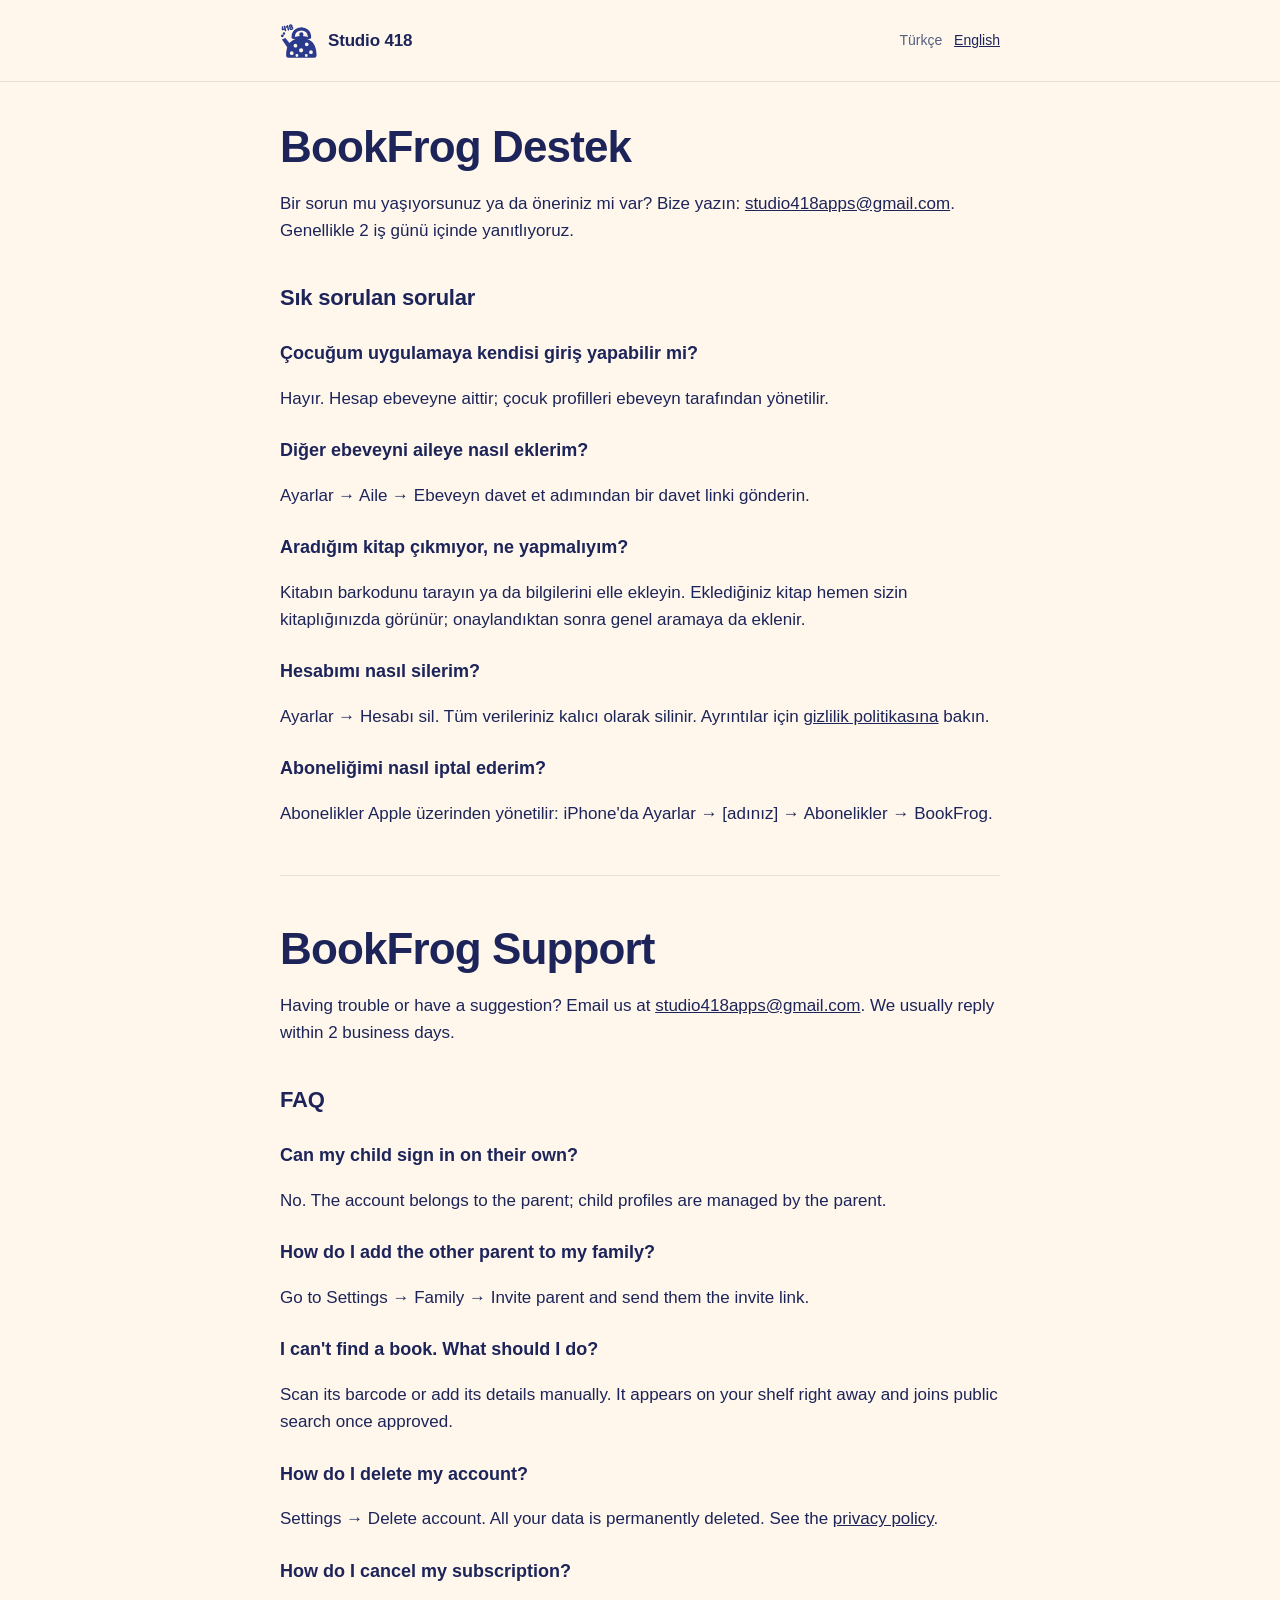
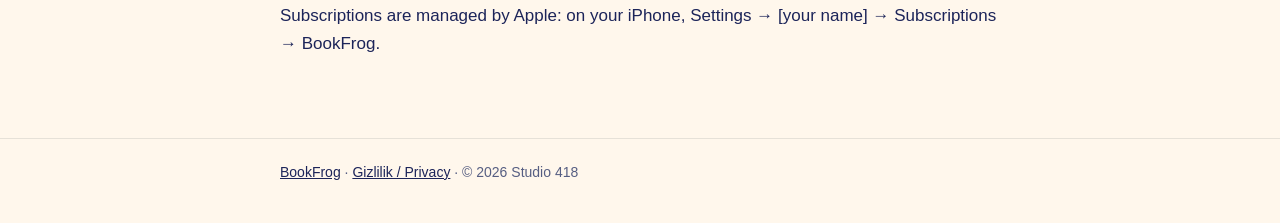
<file: bookfrog/support.html>
<!doctype html>
<html lang="tr">
<head>
  <meta charset="utf-8">
  <meta name="viewport" content="width=device-width, initial-scale=1">
  <title>BookFrog Destek</title>
  <meta name="description" content="BookFrog destek ve sık sorulan sorular. BookFrog support and FAQ.">
  <link rel="stylesheet" href="/assets/style.css">
  <link rel="icon" href="/assets/favicon.svg" type="image/svg+xml">
</head>
<body>
  <header class="site">
    <div class="wrap">
      <a class="brand" href="/">
        <svg viewBox="0 0 162 156" aria-hidden="true"><use href="/assets/teapot.svg#teapot"/></svg>
        Studio 418
      </a>
      <span class="lang-switch">Türkçe <a href="#en">English</a></span>
    </div>
  </header>

  <main class="doc">
    <div class="wrap">
      <h1>BookFrog Destek</h1>
      <p>Bir sorun mu yaşıyorsunuz ya da öneriniz mi var? Bize yazın: <a href="mailto:studio418apps@gmail.com?subject=BookFrog%20Destek">studio418apps@gmail.com</a>. Genellikle 2 iş günü içinde yanıtlıyoruz.</p>

      <h2>Sık sorulan sorular</h2>
      <h3>Çocuğum uygulamaya kendisi giriş yapabilir mi?</h3>
      <p>Hayır. Hesap ebeveyne aittir; çocuk profilleri ebeveyn tarafından yönetilir.</p>
      <h3>Diğer ebeveyni aileye nasıl eklerim?</h3>
      <p>Ayarlar → Aile → Ebeveyn davet et adımından bir davet linki gönderin.</p>
      <h3>Aradığım kitap çıkmıyor, ne yapmalıyım?</h3>
      <p>Kitabın barkodunu tarayın ya da bilgilerini elle ekleyin. Eklediğiniz kitap hemen sizin kitaplığınızda görünür; onaylandıktan sonra genel aramaya da eklenir.</p>
      <h3>Hesabımı nasıl silerim?</h3>
      <p>Ayarlar → Hesabı sil. Tüm verileriniz kalıcı olarak silinir. Ayrıntılar için <a href="/bookfrog/privacy.html">gizlilik politikasına</a> bakın.</p>
      <h3>Aboneliğimi nasıl iptal ederim?</h3>
      <p>Abonelikler Apple üzerinden yönetilir: iPhone'da Ayarlar → [adınız] → Abonelikler → BookFrog.</p>

      <hr class="sep">

      <section id="en" lang="en">
        <h1>BookFrog Support</h1>
        <p>Having trouble or have a suggestion? Email us at <a href="mailto:studio418apps@gmail.com?subject=BookFrog%20Support">studio418apps@gmail.com</a>. We usually reply within 2 business days.</p>
        <h2>FAQ</h2>
        <h3>Can my child sign in on their own?</h3>
        <p>No. The account belongs to the parent; child profiles are managed by the parent.</p>
        <h3>How do I add the other parent to my family?</h3>
        <p>Go to Settings → Family → Invite parent and send them the invite link.</p>
        <h3>I can't find a book. What should I do?</h3>
        <p>Scan its barcode or add its details manually. It appears on your shelf right away and joins public search once approved.</p>
        <h3>How do I delete my account?</h3>
        <p>Settings → Delete account. All your data is permanently deleted. See the <a href="/bookfrog/privacy.html#en">privacy policy</a>.</p>
        <h3>How do I cancel my subscription?</h3>
        <p>Subscriptions are managed by Apple: on your iPhone, Settings → [your name] → Subscriptions → BookFrog.</p>
      </section>
    </div>
  </main>

  <footer class="site">
    <div class="wrap"><a href="/bookfrog/">BookFrog</a> · <a href="/bookfrog/privacy.html">Gizlilik / Privacy</a> · © 2026 Studio 418</div>
  </footer>
</body>
</html>
</file>
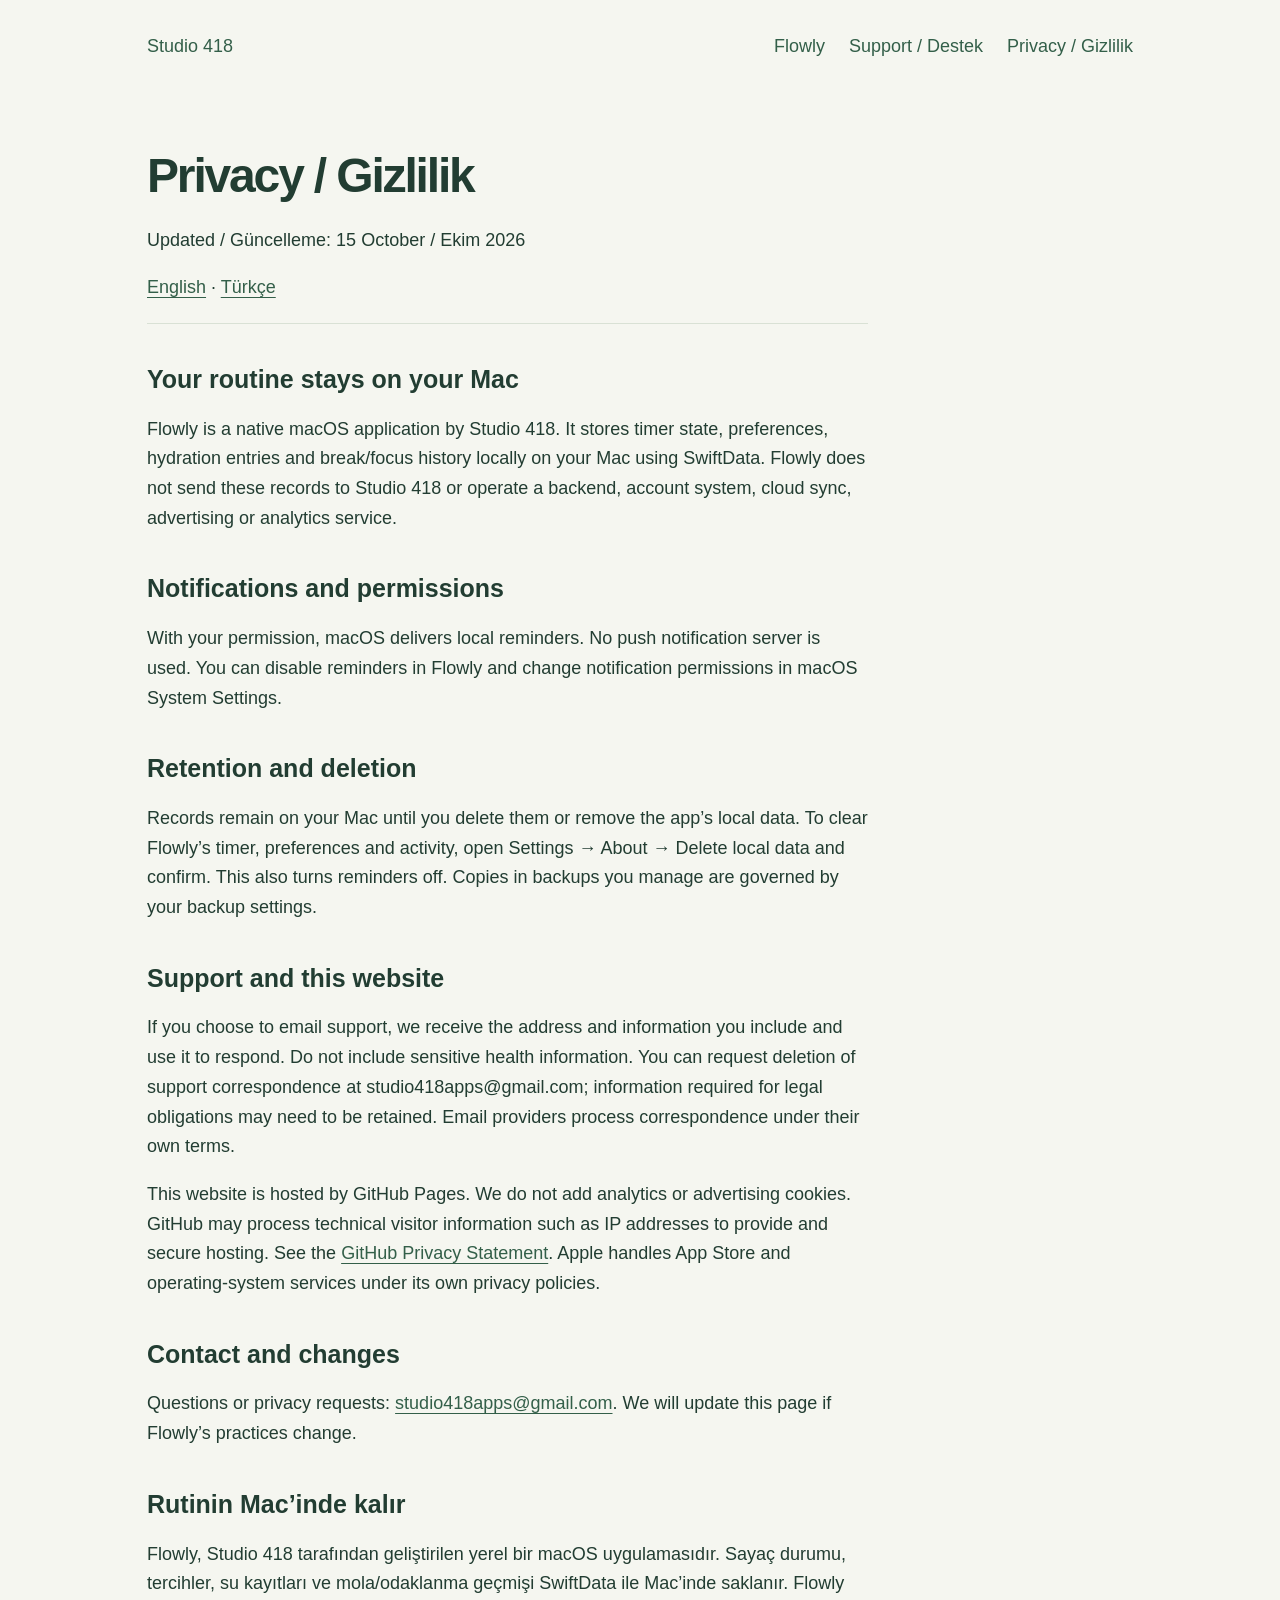
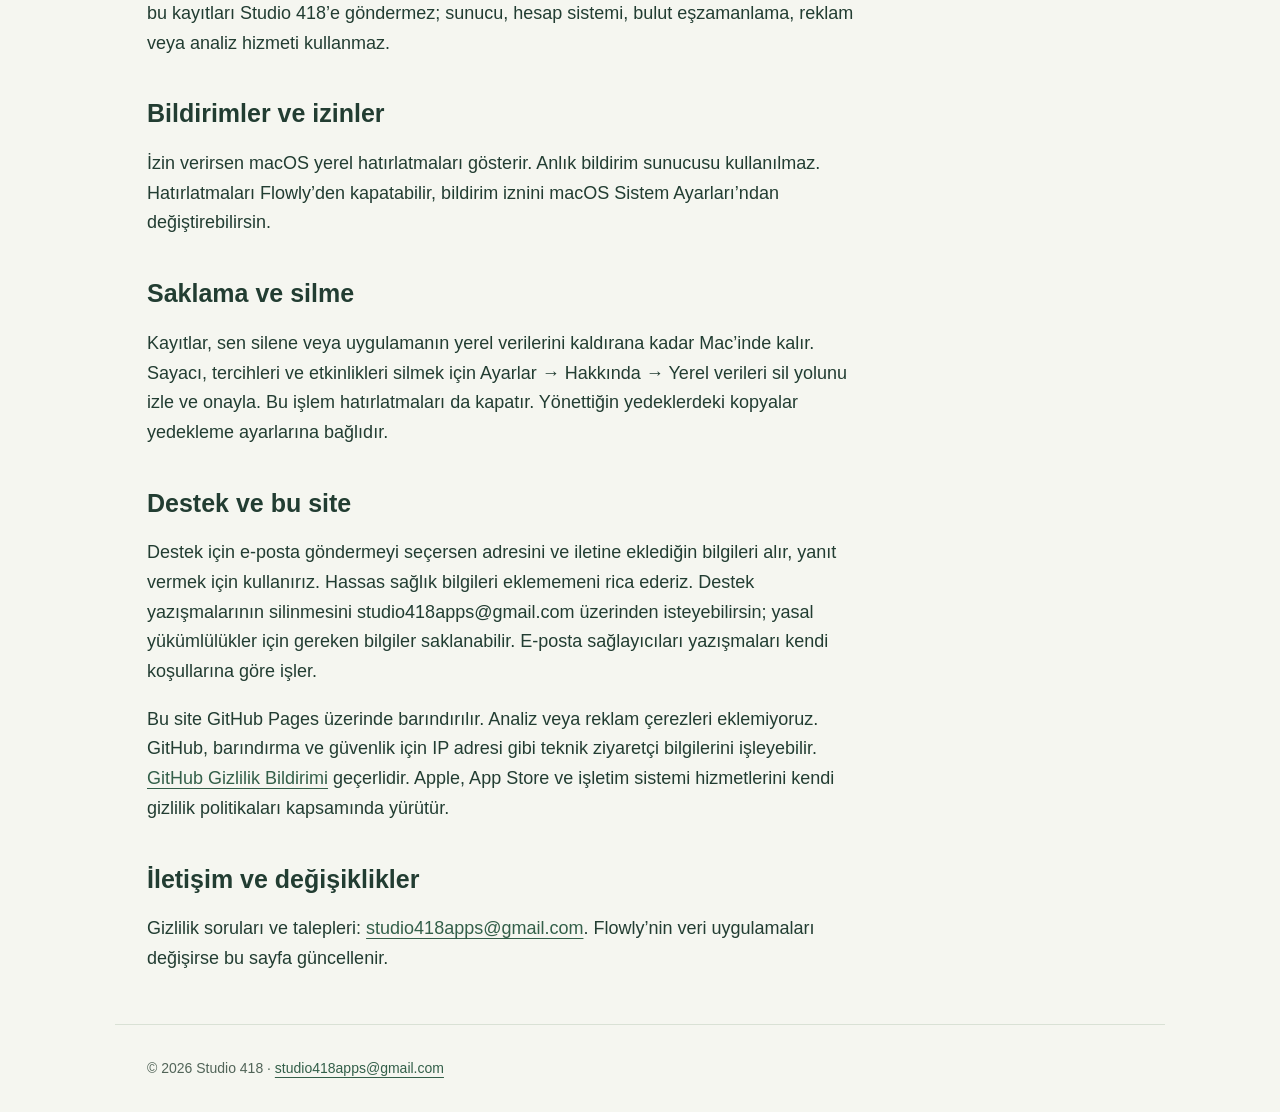
<file: flowly/privacy.html>
<!doctype html><html lang="en"><head><meta charset="utf-8"><meta name="viewport" content="width=device-width,initial-scale=1"><title>Privacy / Gizlilik · Studio 418</title><meta name="description" content="Flowly — a calm native Mac companion for focus and gentle breaks."><link rel="stylesheet" href="/flowly/style.css"></head><body><header><a href="/">Studio 418</a><nav aria-label="Main"><a href="/flowly/">Flowly</a><a href="/flowly/support.html">Support / Destek</a><a href="/flowly/privacy.html">Privacy / Gizlilik</a></nav></header><main><article class="legal"><h1>Privacy / Gizlilik</h1><p>Updated / Güncelleme: 15 October / Ekim 2026</p><p class="lang"><a href="#english">English</a> · <a href="#turkish">Türkçe</a></p><section id="english" lang="en"><h2>Your routine stays on your Mac</h2><p>Flowly is a native macOS application by Studio 418. It stores timer state, preferences, hydration entries and break/focus history locally on your Mac using SwiftData. Flowly does not send these records to Studio 418 or operate a backend, account system, cloud sync, advertising or analytics service.</p><h2>Notifications and permissions</h2><p>With your permission, macOS delivers local reminders. No push notification server is used. You can disable reminders in Flowly and change notification permissions in macOS System Settings.</p><h2>Retention and deletion</h2><p>Records remain on your Mac until you delete them or remove the app’s local data. To clear Flowly’s timer, preferences and activity, open Settings → About → Delete local data and confirm. This also turns reminders off. Copies in backups you manage are governed by your backup settings.</p><h2>Support and this website</h2><p>If you choose to email support, we receive the address and information you include and use it to respond. Do not include sensitive health information. You can request deletion of support correspondence at studio418apps@gmail.com; information required for legal obligations may need to be retained. Email providers process correspondence under their own terms.</p><p>This website is hosted by GitHub Pages. We do not add analytics or advertising cookies. GitHub may process technical visitor information such as IP addresses to provide and secure hosting. See the <a href="https://docs.github.com/en/site-policy/privacy-policies/github-general-privacy-statement">GitHub Privacy Statement</a>. Apple handles App Store and operating-system services under its own privacy policies.</p><h2>Contact and changes</h2><p>Questions or privacy requests: <a href="mailto:studio418apps@gmail.com">studio418apps@gmail.com</a>. We will update this page if Flowly’s practices change.</p></section><section id="turkish" lang="tr"><h2>Rutinin Mac’inde kalır</h2><p>Flowly, Studio 418 tarafından geliştirilen yerel bir macOS uygulamasıdır. Sayaç durumu, tercihler, su kayıtları ve mola/odaklanma geçmişi SwiftData ile Mac’inde saklanır. Flowly bu kayıtları Studio 418’e göndermez; sunucu, hesap sistemi, bulut eşzamanlama, reklam veya analiz hizmeti kullanmaz.</p><h2>Bildirimler ve izinler</h2><p>İzin verirsen macOS yerel hatırlatmaları gösterir. Anlık bildirim sunucusu kullanılmaz. Hatırlatmaları Flowly’den kapatabilir, bildirim iznini macOS Sistem Ayarları’ndan değiştirebilirsin.</p><h2>Saklama ve silme</h2><p>Kayıtlar, sen silene veya uygulamanın yerel verilerini kaldırana kadar Mac’inde kalır. Sayacı, tercihleri ve etkinlikleri silmek için Ayarlar → Hakkında → Yerel verileri sil yolunu izle ve onayla. Bu işlem hatırlatmaları da kapatır. Yönettiğin yedeklerdeki kopyalar yedekleme ayarlarına bağlıdır.</p><h2>Destek ve bu site</h2><p>Destek için e-posta göndermeyi seçersen adresini ve iletine eklediğin bilgileri alır, yanıt vermek için kullanırız. Hassas sağlık bilgileri eklememeni rica ederiz. Destek yazışmalarının silinmesini studio418apps@gmail.com üzerinden isteyebilirsin; yasal yükümlülükler için gereken bilgiler saklanabilir. E-posta sağlayıcıları yazışmaları kendi koşullarına göre işler.</p><p>Bu site GitHub Pages üzerinde barındırılır. Analiz veya reklam çerezleri eklemiyoruz. GitHub, barındırma ve güvenlik için IP adresi gibi teknik ziyaretçi bilgilerini işleyebilir. <a href="https://docs.github.com/en/site-policy/privacy-policies/github-general-privacy-statement">GitHub Gizlilik Bildirimi</a> geçerlidir. Apple, App Store ve işletim sistemi hizmetlerini kendi gizlilik politikaları kapsamında yürütür.</p><h2>İletişim ve değişiklikler</h2><p>Gizlilik soruları ve talepleri: <a href="mailto:studio418apps@gmail.com">studio418apps@gmail.com</a>. Flowly’nin veri uygulamaları değişirse bu sayfa güncellenir.</p></section></article></main><footer>© 2026 Studio 418 · <a href="mailto:studio418apps@gmail.com">studio418apps@gmail.com</a></footer></body></html>
</file>
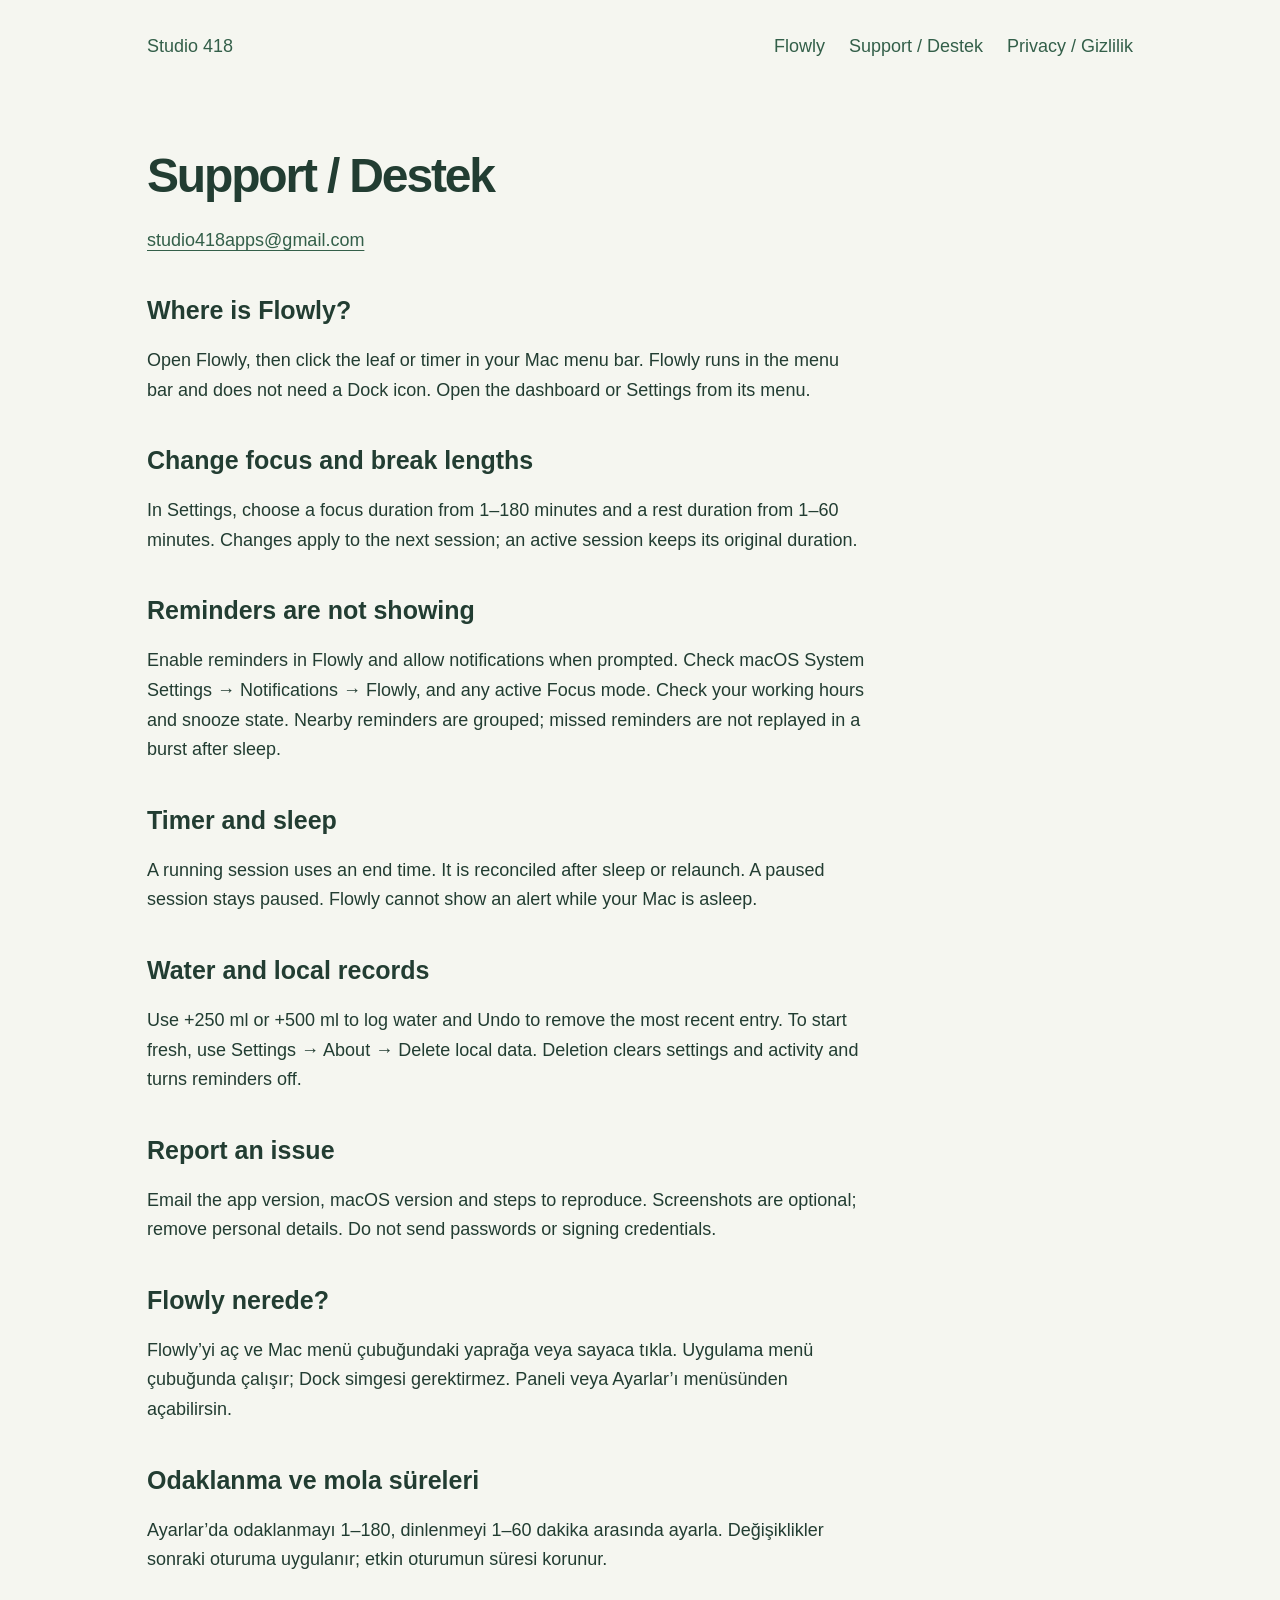
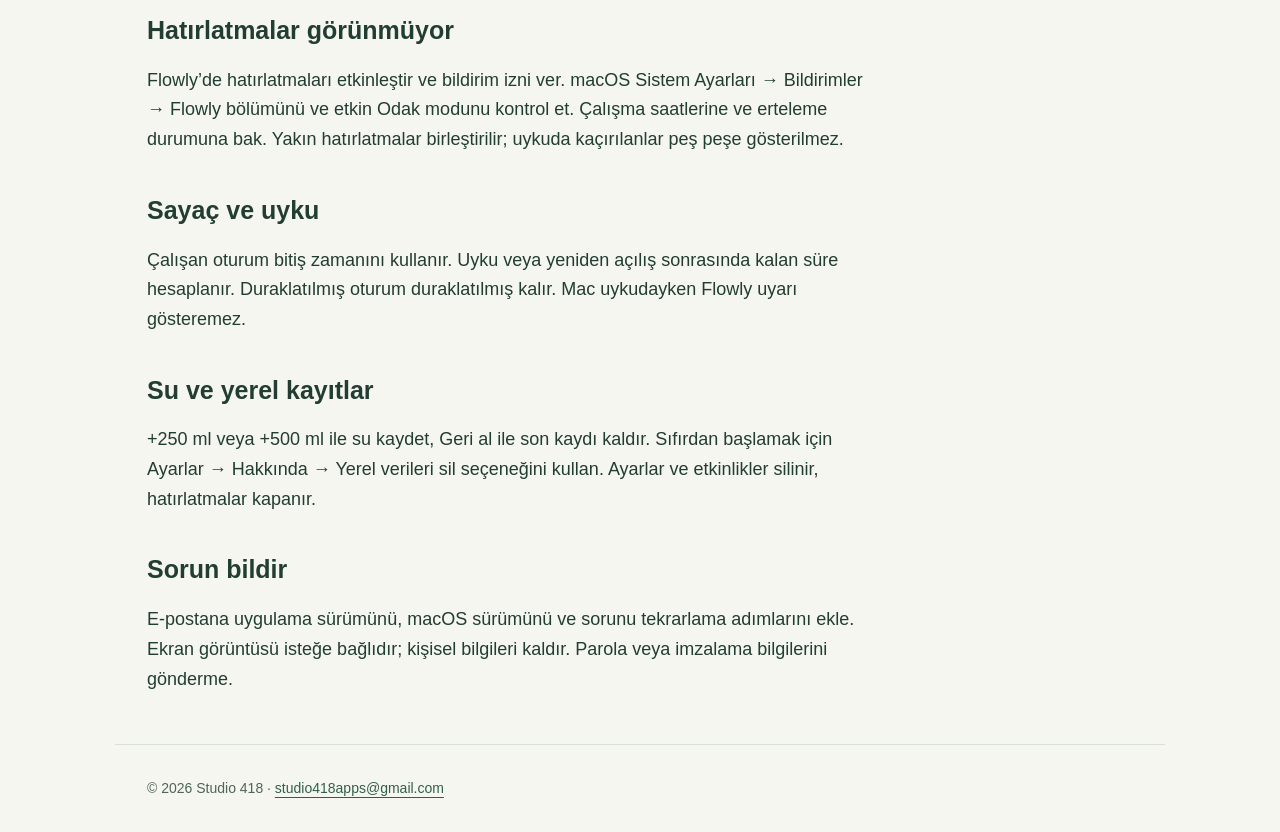
<file: flowly/support.html>
<!doctype html><html lang="en"><head><meta charset="utf-8"><meta name="viewport" content="width=device-width,initial-scale=1"><title>Support / Destek · Studio 418</title><meta name="description" content="Flowly — a calm native Mac companion for focus and gentle breaks."><link rel="stylesheet" href="/flowly/style.css"></head><body><header><a href="/">Studio 418</a><nav aria-label="Main"><a href="/flowly/">Flowly</a><a href="/flowly/support.html">Support / Destek</a><a href="/flowly/privacy.html">Privacy / Gizlilik</a></nav></header><main><article class="legal"><h1>Support / Destek</h1><p><a href="mailto:studio418apps@gmail.com?subject=Flowly%20Support">studio418apps@gmail.com</a></p><section lang="en"><h2>Where is Flowly?</h2><p>Open Flowly, then click the leaf or timer in your Mac menu bar. Flowly runs in the menu bar and does not need a Dock icon. Open the dashboard or Settings from its menu.</p><h2>Change focus and break lengths</h2><p>In Settings, choose a focus duration from 1–180 minutes and a rest duration from 1–60 minutes. Changes apply to the next session; an active session keeps its original duration.</p><h2>Reminders are not showing</h2><p>Enable reminders in Flowly and allow notifications when prompted. Check macOS System Settings → Notifications → Flowly, and any active Focus mode. Check your working hours and snooze state. Nearby reminders are grouped; missed reminders are not replayed in a burst after sleep.</p><h2>Timer and sleep</h2><p>A running session uses an end time. It is reconciled after sleep or relaunch. A paused session stays paused. Flowly cannot show an alert while your Mac is asleep.</p><h2>Water and local records</h2><p>Use +250 ml or +500 ml to log water and Undo to remove the most recent entry. To start fresh, use Settings → About → Delete local data. Deletion clears settings and activity and turns reminders off.</p><h2>Report an issue</h2><p>Email the app version, macOS version and steps to reproduce. Screenshots are optional; remove personal details. Do not send passwords or signing credentials.</p></section><section lang="tr"><h2>Flowly nerede?</h2><p>Flowly’yi aç ve Mac menü çubuğundaki yaprağa veya sayaca tıkla. Uygulama menü çubuğunda çalışır; Dock simgesi gerektirmez. Paneli veya Ayarlar’ı menüsünden açabilirsin.</p><h2>Odaklanma ve mola süreleri</h2><p>Ayarlar’da odaklanmayı 1–180, dinlenmeyi 1–60 dakika arasında ayarla. Değişiklikler sonraki oturuma uygulanır; etkin oturumun süresi korunur.</p><h2>Hatırlatmalar görünmüyor</h2><p>Flowly’de hatırlatmaları etkinleştir ve bildirim izni ver. macOS Sistem Ayarları → Bildirimler → Flowly bölümünü ve etkin Odak modunu kontrol et. Çalışma saatlerine ve erteleme durumuna bak. Yakın hatırlatmalar birleştirilir; uykuda kaçırılanlar peş peşe gösterilmez.</p><h2>Sayaç ve uyku</h2><p>Çalışan oturum bitiş zamanını kullanır. Uyku veya yeniden açılış sonrasında kalan süre hesaplanır. Duraklatılmış oturum duraklatılmış kalır. Mac uykudayken Flowly uyarı gösteremez.</p><h2>Su ve yerel kayıtlar</h2><p>+250 ml veya +500 ml ile su kaydet, Geri al ile son kaydı kaldır. Sıfırdan başlamak için Ayarlar → Hakkında → Yerel verileri sil seçeneğini kullan. Ayarlar ve etkinlikler silinir, hatırlatmalar kapanır.</p><h2>Sorun bildir</h2><p>E-postana uygulama sürümünü, macOS sürümünü ve sorunu tekrarlama adımlarını ekle. Ekran görüntüsü isteğe bağlıdır; kişisel bilgileri kaldır. Parola veya imzalama bilgilerini gönderme.</p></section></article></main><footer>© 2026 Studio 418 · <a href="mailto:studio418apps@gmail.com">studio418apps@gmail.com</a></footer></body></html>
</file>
<file: assets/style.css>
:root {
  --bg: #FFF7EC;
  --surface: #ffffff;
  --ink: #1C2459;
  --muted: #565E82;
  --tea: #2A3A8C;
  --tea-deep: #1C2459;
  --leaf: #B8452A;
  --line: #E6E1D8;
  --radius: 14px;
  --mark: #2A3A8C;
}
@media (prefers-color-scheme: dark) {
  :root {
    --bg: #12152B;
    --surface: #1B1F3B;
    --ink: #ECEEF8;
    --muted: #A9AFCF;
    --tea: #9AA6F0;
    --tea-deep: #C9D0F5;
    --leaf: #F2A58C;
    --line: #2A2F52;
    --mark: #C9D0F5;
  }
}
* { box-sizing: border-box; }
html { -webkit-text-size-adjust: 100%; }
body {
  margin: 0;
  background: var(--bg);
  color: var(--ink);
  font-family: -apple-system, BlinkMacSystemFont, "Segoe UI", Roboto, "Helvetica Neue", Arial, sans-serif;
  line-height: 1.6;
  font-size: 17px;
}
a { color: var(--tea-deep); }
a:hover { color: var(--tea); }
.wrap { max-width: 760px; margin: 0 auto; padding: 0 20px; }
header.site {
  padding: 22px 0;
  border-bottom: 1px solid var(--line);
}
header.site .wrap { display: flex; flex-wrap: wrap; align-items: center; justify-content: space-between; gap: 10px 16px; }
.brand { display: flex; align-items: center; gap: 10px; text-decoration: none; color: var(--ink); font-weight: 700; letter-spacing: -0.01em; white-space: nowrap; }
.brand svg { width: 38px; height: 37px; color: var(--mark); }
nav { display: flex; flex-wrap: wrap; gap: 4px 18px; }
nav a { text-decoration: none; color: var(--muted); font-size: 15px; white-space: nowrap; }
nav a:hover { color: var(--ink); }
main { padding: 40px 0 64px; }
h1 { font-size: clamp(30px, 6vw, 44px); line-height: 1.15; letter-spacing: -0.02em; margin: 0 0 12px; }
h2 { font-size: 22px; margin: 36px 0 8px; letter-spacing: -0.01em; }
h3 { font-size: 18px; margin: 24px 0 6px; }
p, li { color: var(--ink); }
.muted { color: var(--muted); }
.hero { display: grid; grid-template-columns: 1fr; gap: 24px; align-items: center; padding: 16px 0 8px; }
.hero svg { width: 170px; height: 164px; color: var(--mark); }
@media (min-width: 640px) {
  .hero { grid-template-columns: 1fr 170px; }
}
.code { font-family: ui-monospace, SFMono-Regular, Menlo, Consolas, monospace; font-size: 14px; color: var(--tea-deep); background: color-mix(in srgb, var(--tea) 12%, transparent); padding: 3px 8px; border-radius: 6px; display: inline-block; margin-bottom: 14px; }
.cards { display: grid; gap: 14px; margin-top: 12px; }
.card { background: var(--surface); border: 1px solid var(--line); border-radius: var(--radius); padding: 18px 20px; }
.card h3 { margin: 0 0 4px; }
.card p { margin: 0; }
.tag { font-size: 12px; font-weight: 600; text-transform: uppercase; letter-spacing: 0.06em; color: var(--leaf); }
.lang-switch { font-size: 14px; color: var(--muted); }
.lang-switch a { margin-left: 8px; }
.doc section { scroll-margin-top: 20px; }
.doc ul { padding-left: 20px; }
.note { background: var(--surface); border-left: 4px solid var(--tea); padding: 12px 16px; border-radius: 8px; margin: 18px 0; }
footer.site { border-top: 1px solid var(--line); padding: 22px 0 40px; font-size: 14px; color: var(--muted); }
.btn { display: inline-block; min-height: 44px; box-sizing: border-box; padding: 11px 20px; line-height: 1.4; text-align: center; border-radius: 12px; background: var(--tea); color: var(--bg); font-weight: 600; text-decoration: none; margin: 8px 0 4px; }
.btn:hover { background: var(--tea-deep); color: var(--bg); }
hr.sep { border: 0; border-top: 1px solid var(--line); margin: 48px 0; }
</file>
<file: flowly/style.css>
*{box-sizing:border-box}body{margin:0;background:#f5f6f0;color:#223d32;font:18px/1.65 -apple-system,BlinkMacSystemFont,"Segoe UI",sans-serif}main,header,footer{max-width:1050px;margin:auto;padding:32px}header,nav{display:flex;gap:24px;align-items:center;flex-wrap:wrap}header{justify-content:space-between}a{color:#335f49;text-underline-offset:4px}header a{text-decoration:none}h1{font-size:clamp(42px,7vw,76px);line-height:1.08;letter-spacing:-.045em;margin:24px 0}h2{line-height:1.2;margin-top:40px}p{max-width:72ch}.eyebrow{letter-spacing:.15em;text-transform:uppercase;font-size:13px}.hero{padding:40px 0 64px;max-width:780px}.lede{font-size:24px;color:#516458}.grid{display:grid;grid-template-columns:repeat(2,1fr);gap:18px}.card{background:#e7eee5;padding:28px;border-radius:24px}.card:nth-child(2n){background:#ece8f2}.card h2{margin-top:0;font-size:23px}.pill{display:inline-block;padding:8px 16px;border-radius:24px;background:#e1eadc;font-size:15px}footer{font-size:14px;color:#516458;border-top:1px solid #d9e1d5}.legal h1{font-size:48px}.legal h2{font-size:25px}.lang{border-bottom:1px solid #d9e1d5;padding-bottom:20px}@media(max-width:650px){main,header,footer{padding:22px}.grid{grid-template-columns:1fr}.lede{font-size:21px}header{gap:12px}}@media(prefers-color-scheme:dark){body{background:#17231d;color:#e5ede2}a{color:#b6d4bb}.lede,footer{color:#b2c1b4}.card,.pill{background:#293d30}.card:nth-child(2n){background:#37323e}}
</file>
